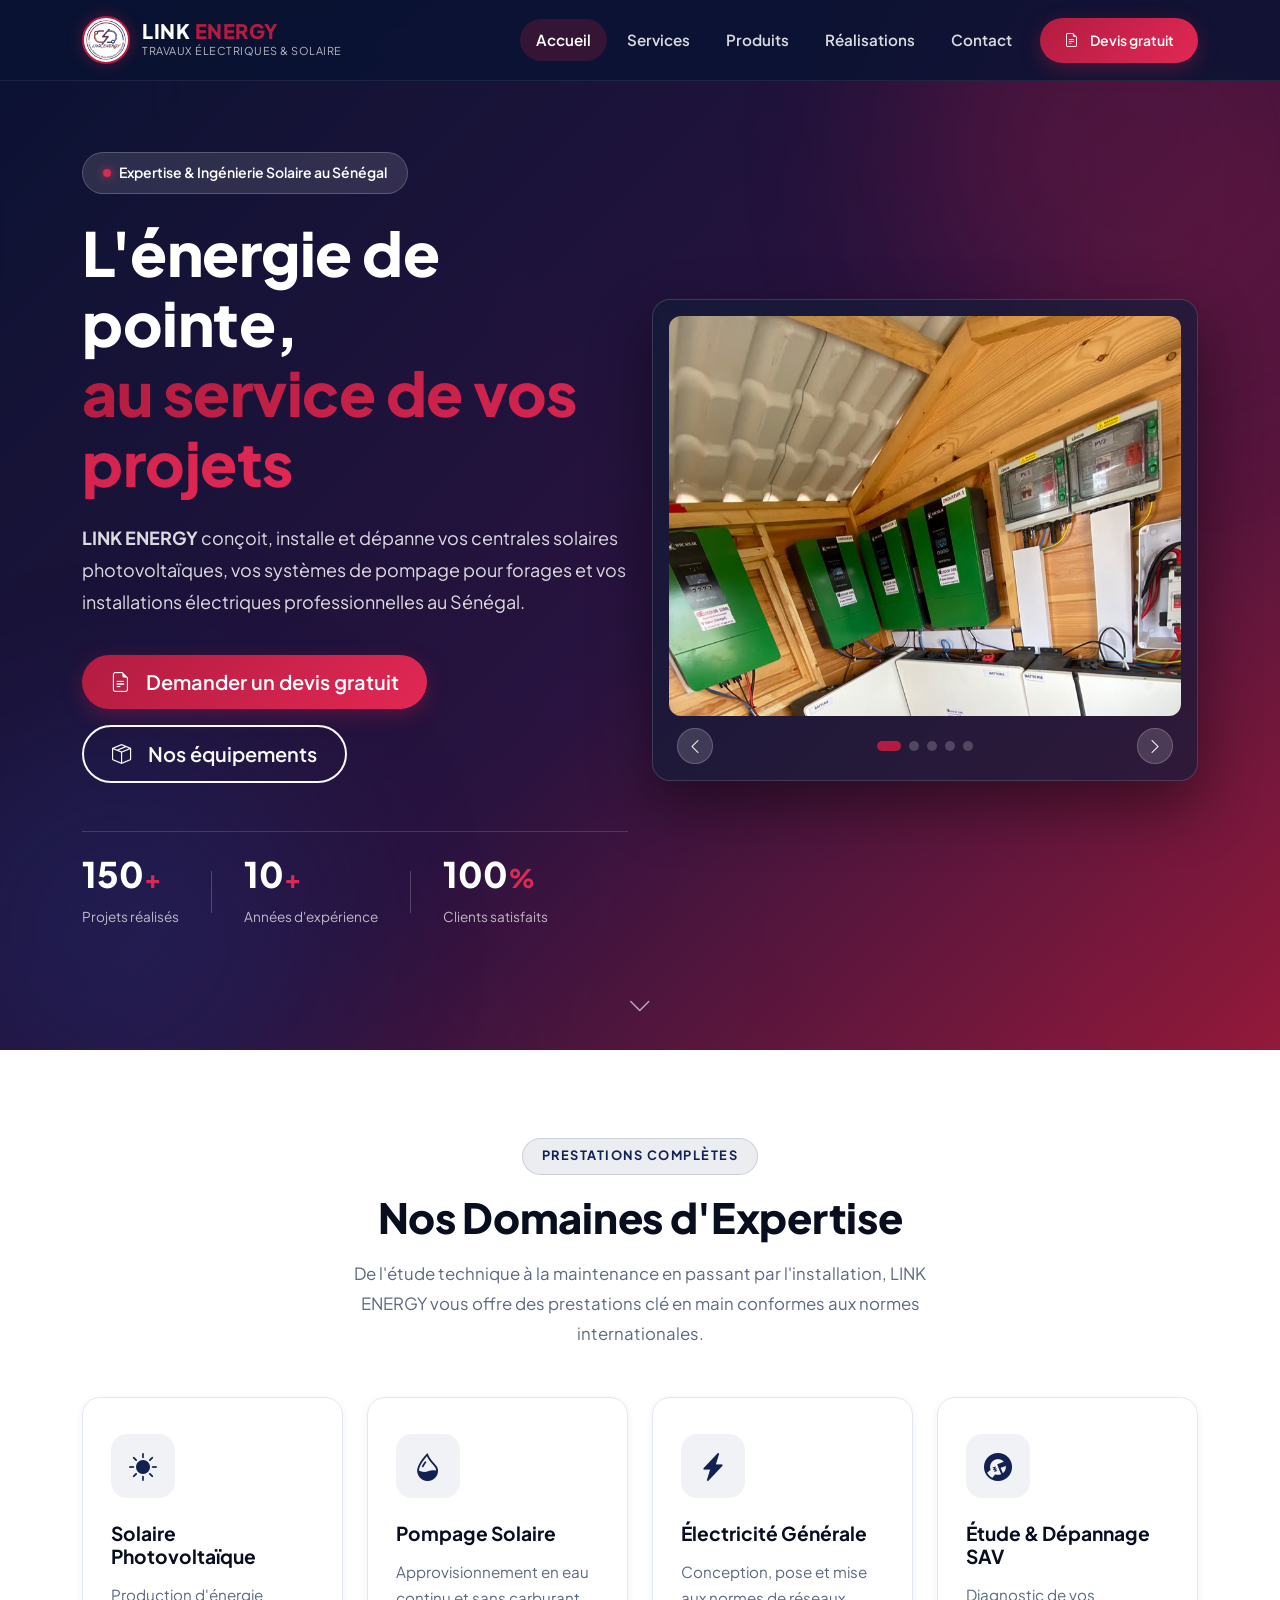
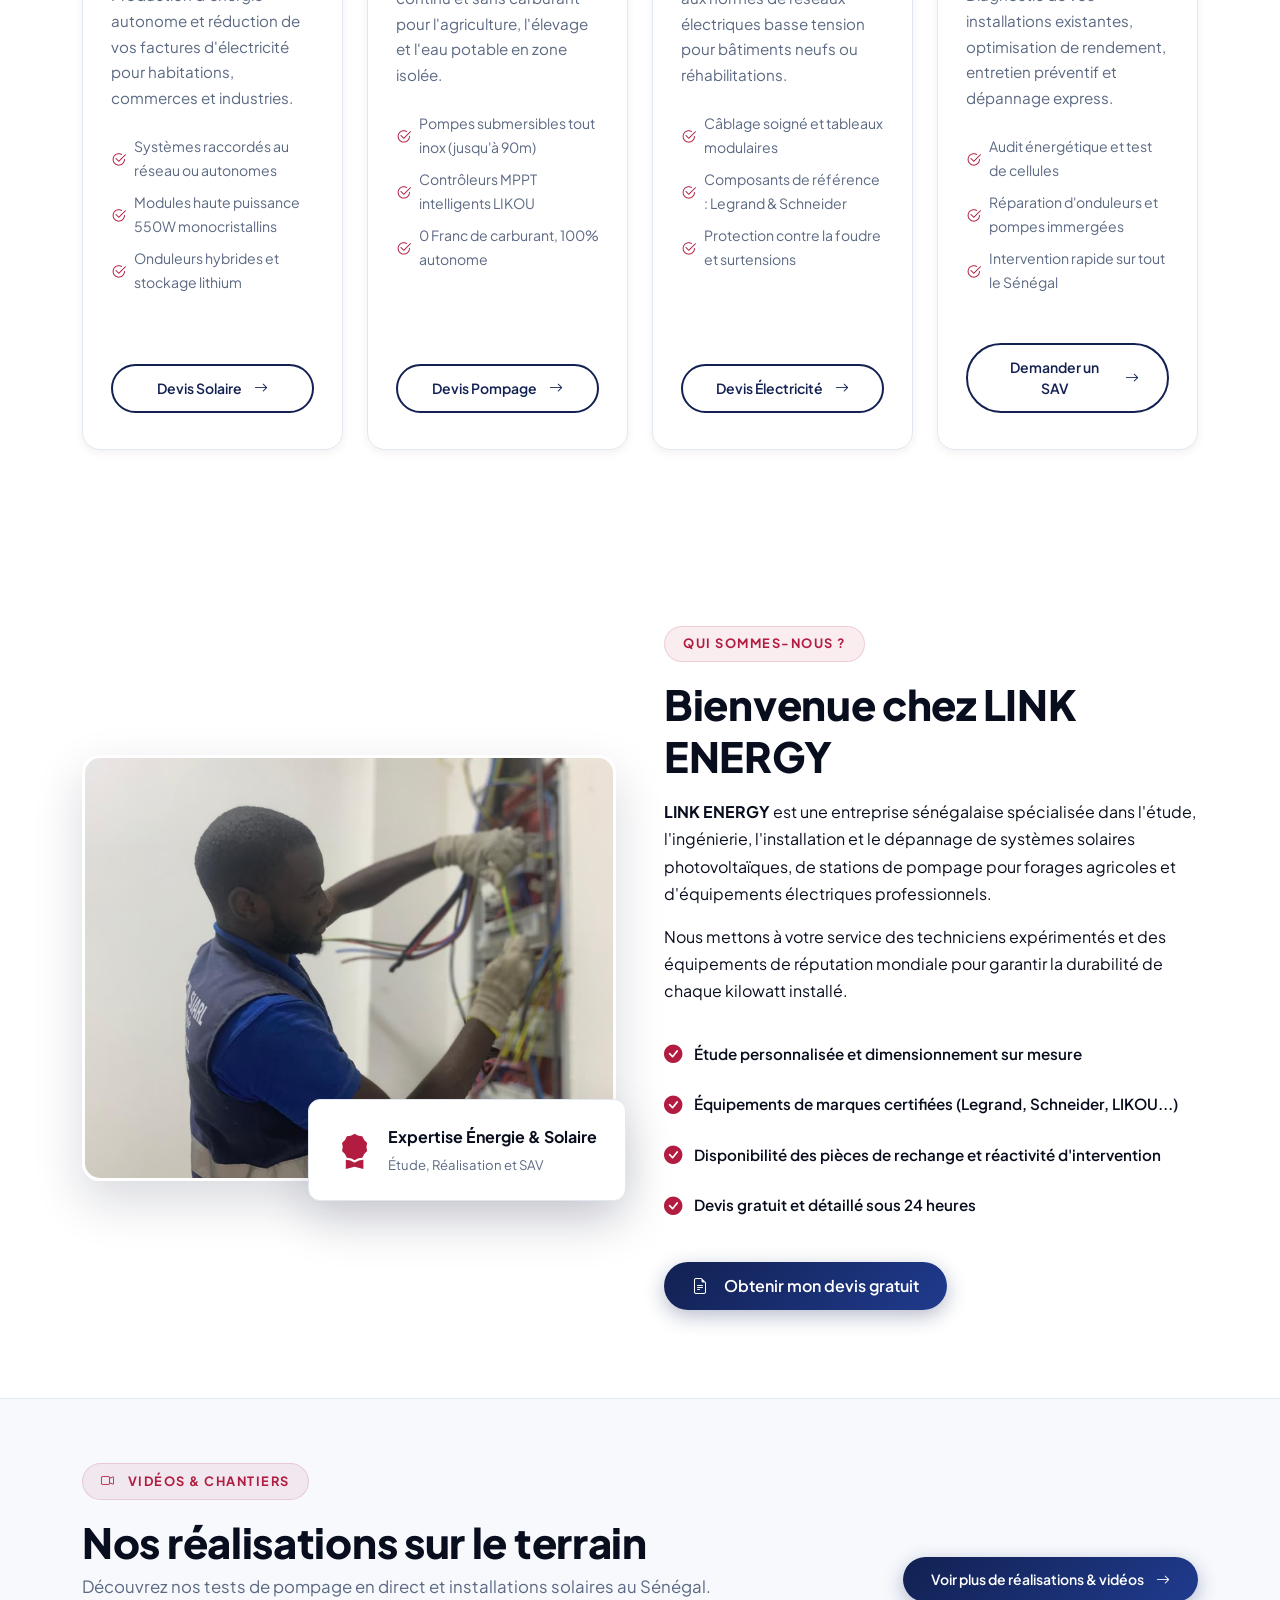
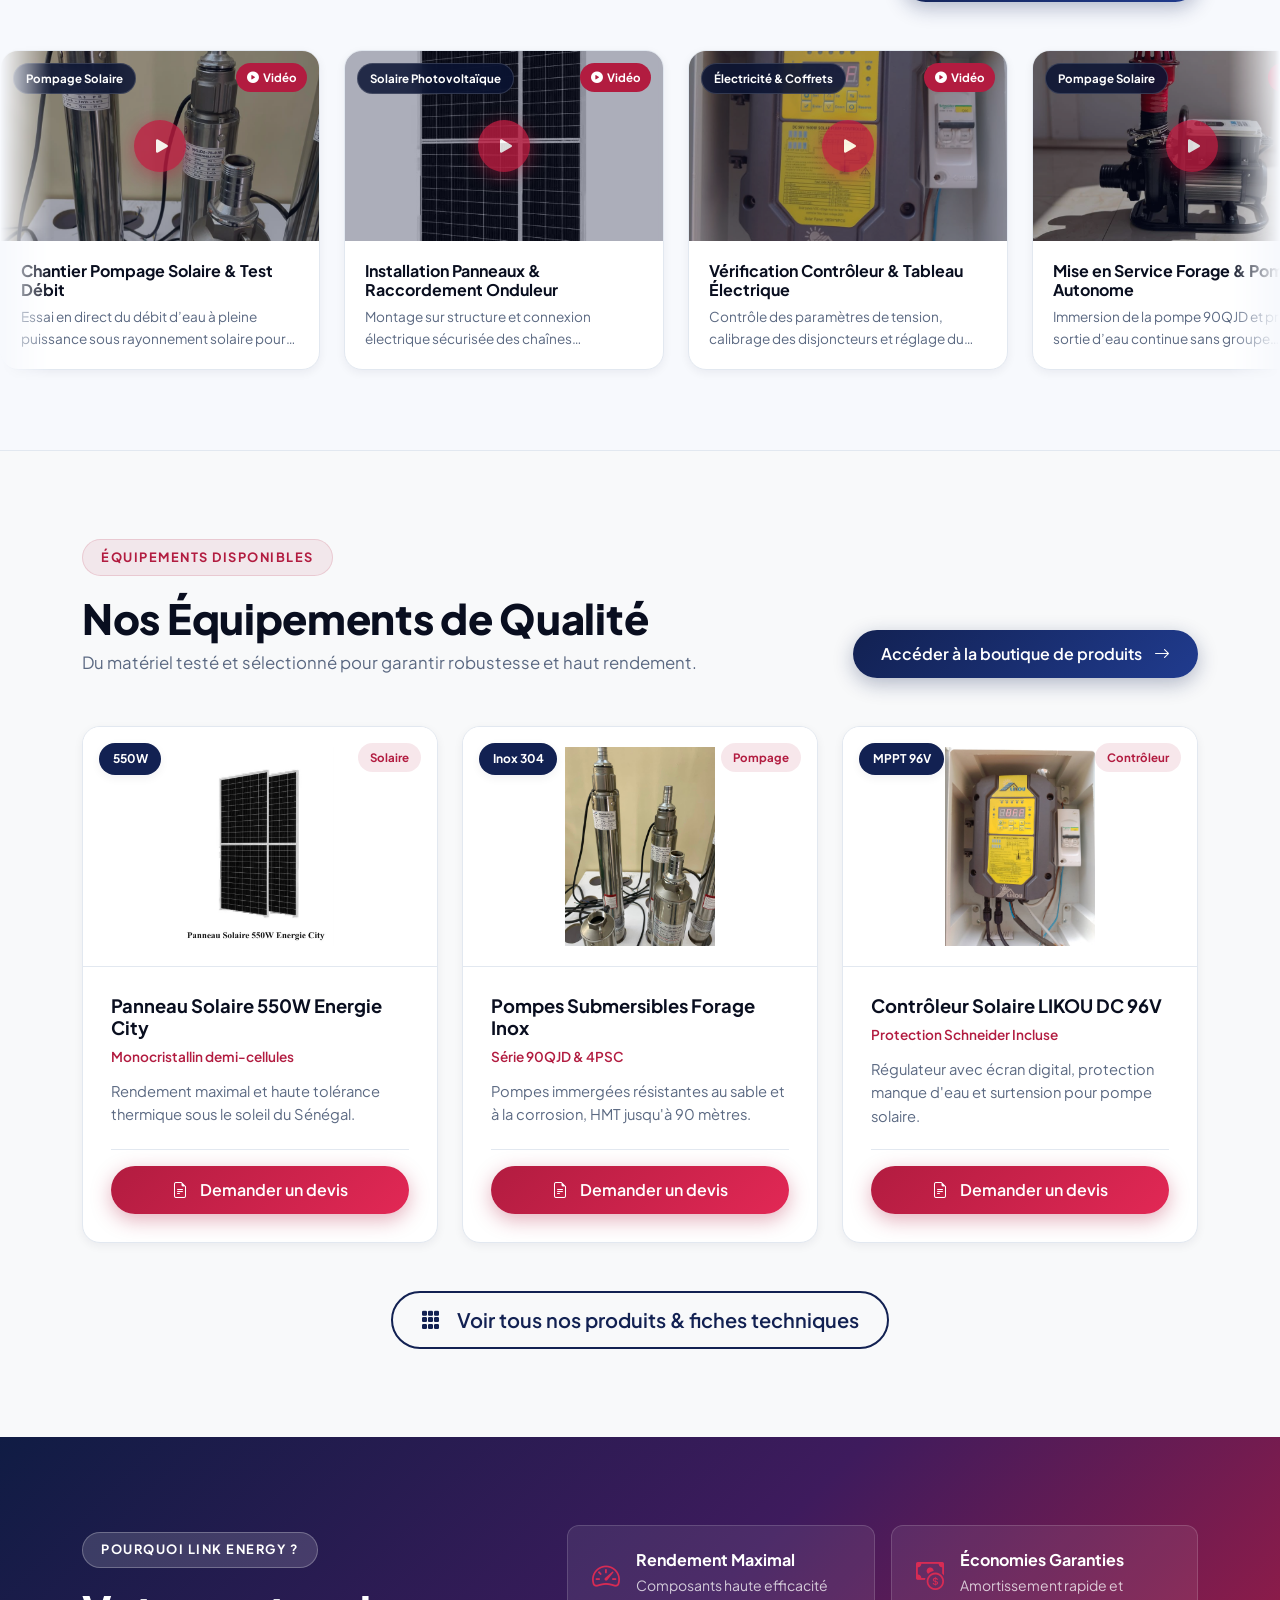
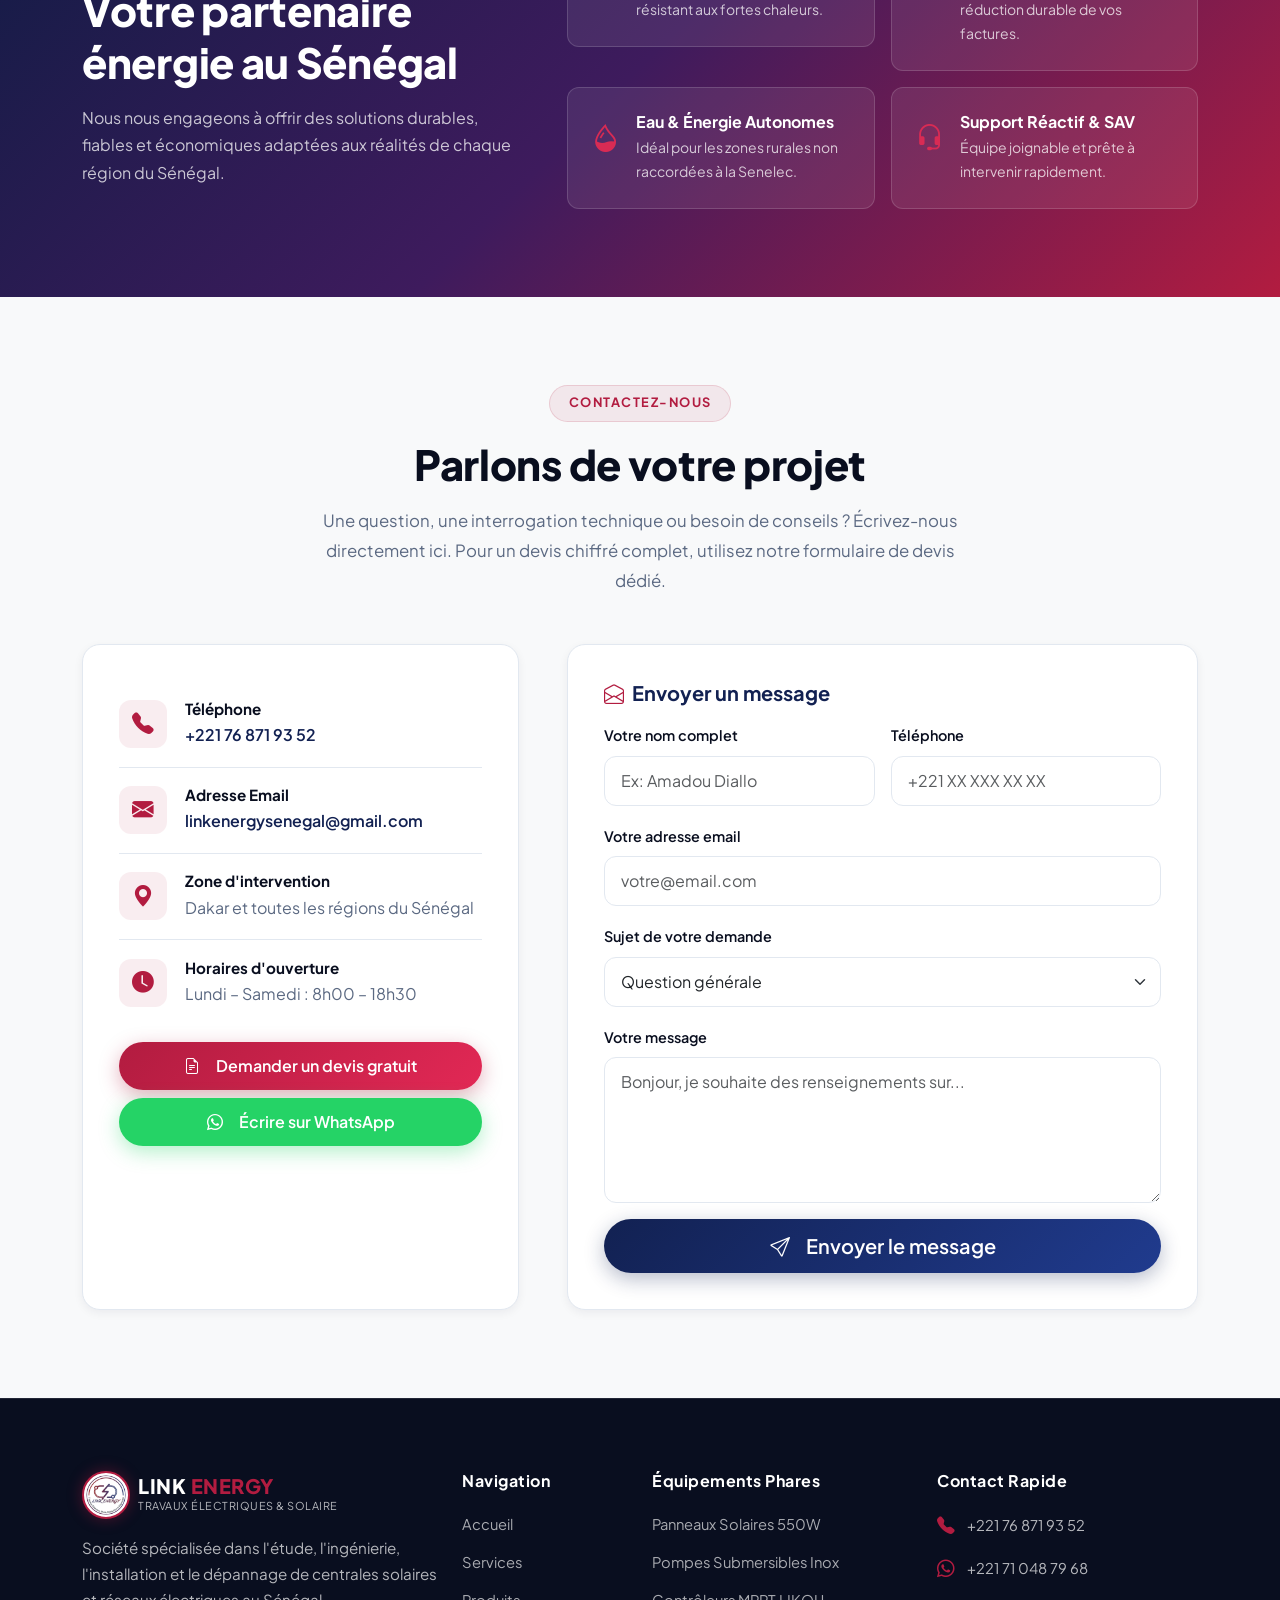
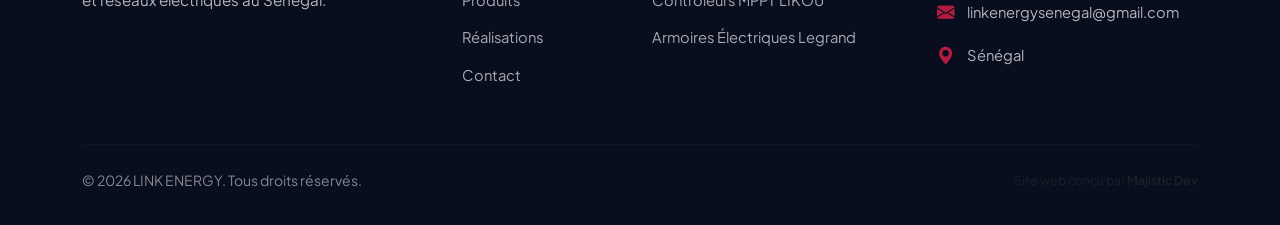
<file: index.html>
<!DOCTYPE html>
<html lang="fr">
<head>
    <meta charset="UTF-8">
    <meta name="viewport" content="width=device-width, initial-scale=1.0">
    <meta name="description" content="LINK ENERGY — Travaux Électriques, Étude, Réalisation et Dépannage. Expert en énergie solaire photovoltaïque, pompage pour forages et électricité générale au Sénégal.">
    <title>LINK ENERGY — Solutions Solaires & Électriques au Sénégal</title>
    <link rel="icon" type="image/jpeg" href="assets/images/logo.jpeg">
    <link href="https://cdn.jsdelivr.net/npm/bootstrap@5.3.3/dist/css/bootstrap.min.css" rel="stylesheet">
    <link href="https://cdn.jsdelivr.net/npm/bootstrap-icons@1.11.3/font/bootstrap-icons.min.css" rel="stylesheet">
    <link rel="preconnect" href="https://fonts.googleapis.com">
    <link rel="preconnect" href="https://fonts.gstatic.com" crossorigin>
    <link href="https://fonts.googleapis.com/css2?family=Plus+Jakarta+Sans:wght@400;500;600;700;800&display=swap" rel="stylesheet">
    <link rel="stylesheet" href="css/style.css">
</head>
<body>

    <!-- NAVBAR -->
    <nav class="navbar navbar-expand-lg fixed-top" id="mainNavbar">
        <div class="container">
            <a class="navbar-brand" href="index.html">
                <img src="assets/images/logo.jpeg" alt="Logo LINK ENERGY" class="brand-logo-img">
                <div class="brand-info">
                    <span class="brand-text">LINK <span class="text-accent">ENERGY</span></span>
                    <span class="brand-tagline">Travaux Électriques & Solaire</span>
                </div>
            </a>
            <button class="navbar-toggler border-0" type="button" data-bs-toggle="collapse" data-bs-target="#navbarNav" aria-label="Menu de navigation">
                <span class="navbar-toggler-icon"></span>
            </button>
            <div class="collapse navbar-collapse" id="navbarNav">
                <ul class="navbar-nav ms-auto align-items-lg-center gap-lg-1">
                    <li class="nav-item"><a class="nav-link active" href="#accueil">Accueil</a></li>
                    <li class="nav-item"><a class="nav-link" href="#services">Services</a></li>
                    <li class="nav-item"><a class="nav-link" href="produits.html">Produits</a></li>
                    <li class="nav-item"><a class="nav-link" href="realisations.html">Réalisations</a></li>
                    <li class="nav-item"><a class="nav-link" href="#contact">Contact</a></li>
                    <li class="nav-item ms-lg-2">
                        <!-- Ce bouton ouvre directement la modale dédiée devis -->
                        <button type="button" class="btn btn-accent btn-sm px-4" data-bs-toggle="modal" data-bs-target="#devisModal">
                            <i class="bi bi-file-earmark-text me-1"></i>Devis gratuit
                        </button>
                    </li>
                </ul>
            </div>
        </div>
    </nav>

    <!-- HERO SECTION AVEC SLIDER D'IMAGES -->
    <section id="accueil" class="hero-section">
        <!-- Fond d'écran avec carrousel synchronisé (injecté depuis SITE_DATA.heroSlides) -->
        <div class="hero-slider-bg">
            <div id="heroBgCarousel" class="carousel slide carousel-fade" data-bs-ride="carousel" data-bs-interval="5000">
                <div class="carousel-inner" id="heroBgInner">
                    <!-- Injecté dynamiquement par main.js -->
                </div>
            </div>
        </div>

        <div class="hero-overlay"></div>
        <div class="hero-shapes">
            <div class="shape shape-1"></div>
            <div class="shape shape-2"></div>
        </div>

        <div class="container hero-content">
            <div class="row align-items-center min-vh-100 py-5">
                <!-- Colonne texte hero -->
                <div class="col-lg-6 mb-5 mb-lg-0">
                    <div class="hero-badge fade-up">
                        <span class="badge-dot"></span>
                        <span>Expertise & Ingénierie Solaire au Sénégal</span>
                    </div>
                    <h1 class="hero-title fade-up delay-1">
                        L'énergie de pointe,<br>
                        <span class="text-gradient">au service de vos projets</span>
                    </h1>
                    <p class="hero-subtitle fade-up delay-2">
                        <strong>LINK ENERGY</strong> conçoit, installe et dépanne vos centrales solaires photovoltaïques, vos systèmes de pompage pour forages et vos installations électriques professionnelles au Sénégal.
                    </p>

                    <div class="hero-actions fade-up delay-3">
                        <!-- Ce bouton ouvre directement la modale devis -->
                        <button type="button" class="btn btn-accent btn-lg" data-bs-toggle="modal" data-bs-target="#devisModal">
                            <i class="bi bi-file-earmark-text me-2"></i>Demander un devis gratuit
                        </button>
                        <a href="produits.html" class="btn btn-outline-light btn-lg">
                            <i class="bi bi-box-seam me-2"></i>Nos équipements
                        </a>
                    </div>

                    <div class="hero-stats fade-up delay-4">
                        <div class="stat-item">
                            <strong data-count="150">0</strong><span>+</span>
                            <small>Projets réalisés</small>
                        </div>
                        <div class="stat-divider"></div>
                        <div class="stat-item">
                            <strong data-count="10">0</strong><span>+</span>
                            <small>Années d'expérience</small>
                        </div>
                        <div class="stat-divider"></div>
                        <div class="stat-item">
                            <strong data-count="100">0</strong><span>%</span>
                            <small>Clients satisfaits</small>
                        </div>
                    </div>
                </div>

                <!-- Colonne slider d'images Hero interactif -->
                <div class="col-lg-6 fade-up delay-2">
                    <div class="hero-slider-card">
                        <div id="heroCarousel" class="carousel slide carousel-fade" data-bs-ride="carousel" data-bs-interval="5000">
                            <!-- Slides et indicateurs injectés dynamiquement par main.js depuis SITE_DATA.heroSlides -->
                            <div class="carousel-inner hero-slider-preview" id="heroCarouselInner">
                            </div>

                            <!-- Commandes de navigation -->
                            <div class="hero-carousel-nav">
                                <button class="hero-nav-arrow" type="button" data-bs-target="#heroCarousel" data-bs-slide="prev" aria-label="Précédent">
                                    <i class="bi bi-chevron-left"></i>
                                </button>
                                <div class="carousel-indicators" id="heroIndicators">
                                    <!-- Injecté dynamiquement -->
                                </div>
                                <button class="hero-nav-arrow" type="button" data-bs-target="#heroCarousel" data-bs-slide="next" aria-label="Suivant">
                                    <i class="bi bi-chevron-right"></i>
                                </button>
                            </div>
                        </div>
                    </div>
                </div>
            </div>
        </div>

        <a href="#realisations-scroll" class="scroll-indicator" aria-label="Défiler vers les réalisations">
            <i class="bi bi-chevron-down"></i>
        </a>
    </section>

    <!-- SECTION SERVICES DÉTAILLÉE (STRUCTURÉE SUR L'ACCUEIL) -->
    <section id="services" class="section-padding bg-white">
        <div class="container">
            <div class="section-header text-center mb-5 fade-in">
                <span class="section-tag section-tag-navy">Prestations Complètes</span>
                <h2 class="section-title">Nos Domaines d'Expertise</h2>
                <p class="section-desc mx-auto">
                    De l'étude technique à la maintenance en passant par l'installation, LINK ENERGY vous offre des prestations clé en main conformes aux normes internationales.
                </p>
            </div>

            <div class="row g-4">
                <!-- Service 1 : Solaire Photovoltaïque -->
                <div class="col-md-6 col-lg-3 fade-in">
                    <div class="service-card h-100 d-flex flex-column">
                        <div class="service-icon"><i class="bi bi-sun-fill"></i></div>
                        <h5>Solaire Photovoltaïque</h5>
                        <p>Production d'énergie autonome et réduction de vos factures d'électricité pour habitations, commerces et industries.</p>
                        <ul class="service-features">
                            <li><i class="bi bi-check2-circle"></i> Systèmes raccordés au réseau ou autonomes</li>
                            <li><i class="bi bi-check2-circle"></i> Modules haute puissance 550W monocristallins</li>
                            <li><i class="bi bi-check2-circle"></i> Onduleurs hybrides et stockage lithium</li>
                        </ul>
                        <div class="mt-auto pt-3">
                            <button type="button" class="btn btn-sm btn-outline-primary-custom w-100" data-bs-toggle="modal" data-bs-target="#devisModal" onclick="openDevisModalWithProduct('Centrale Solaire Photovoltaïque', 'solaire')">
                                Devis Solaire <i class="bi bi-arrow-right ms-1"></i>
                            </button>
                        </div>
                    </div>
                </div>

                <!-- Service 2 : Pompage Solaire -->
                <div class="col-md-6 col-lg-3 fade-in">
                    <div class="service-card h-100 d-flex flex-column">
                        <div class="service-icon"><i class="bi bi-droplet-half"></i></div>
                        <h5>Pompage Solaire</h5>
                        <p>Approvisionnement en eau continu et sans carburant pour l'agriculture, l'élevage et l'eau potable en zone isolée.</p>
                        <ul class="service-features">
                            <li><i class="bi bi-check2-circle"></i> Pompes submersibles tout inox (jusqu'à 90m)</li>
                            <li><i class="bi bi-check2-circle"></i> Contrôleurs MPPT intelligents LIKOU</li>
                            <li><i class="bi bi-check2-circle"></i> 0 Franc de carburant, 100% autonome</li>
                        </ul>
                        <div class="mt-auto pt-3">
                            <button type="button" class="btn btn-sm btn-outline-primary-custom w-100" data-bs-toggle="modal" data-bs-target="#devisModal" onclick="openDevisModalWithProduct('Système de Pompage Solaire', 'pompage')">
                                Devis Pompage <i class="bi bi-arrow-right ms-1"></i>
                            </button>
                        </div>
                    </div>
                </div>

                <!-- Service 3 : Électricité Générale -->
                <div class="col-md-6 col-lg-3 fade-in">
                    <div class="service-card h-100 d-flex flex-column">
                        <div class="service-icon"><i class="bi bi-lightning-charge-fill"></i></div>
                        <h5>Électricité Générale</h5>
                        <p>Conception, pose et mise aux normes de réseaux électriques basse tension pour bâtiments neufs ou réhabilitations.</p>
                        <ul class="service-features">
                            <li><i class="bi bi-check2-circle"></i> Câblage soigné et tableaux modulaires</li>
                            <li><i class="bi bi-check2-circle"></i> Composants de référence : Legrand & Schneider</li>
                            <li><i class="bi bi-check2-circle"></i> Protection contre la foudre et surtensions</li>
                        </ul>
                        <div class="mt-auto pt-3">
                            <button type="button" class="btn btn-sm btn-outline-primary-custom w-100" data-bs-toggle="modal" data-bs-target="#devisModal" onclick="openDevisModalWithProduct('Installation Électrique Générale', 'controleurs')">
                                Devis Électricité <i class="bi bi-arrow-right ms-1"></i>
                            </button>
                        </div>
                    </div>
                </div>

                <!-- Service 4 : Dépannage & Maintenance SAV -->
                <div class="col-md-6 col-lg-3 fade-in">
                    <div class="service-card h-100 d-flex flex-column">
                        <div class="service-icon"><i class="bi bi-wrench-adjustable-circle-fill"></i></div>
                        <h5>Étude & Dépannage SAV</h5>
                        <p>Diagnostic de vos installations existantes, optimisation de rendement, entretien préventif et dépannage express.</p>
                        <ul class="service-features">
                            <li><i class="bi bi-check2-circle"></i> Audit énergétique et test de cellules</li>
                            <li><i class="bi bi-check2-circle"></i> Réparation d'onduleurs et pompes immergées</li>
                            <li><i class="bi bi-check2-circle"></i> Intervention rapide sur tout le Sénégal</li>
                        </ul>
                        <div class="mt-auto pt-3">
                            <button type="button" class="btn btn-sm btn-outline-primary-custom w-100" data-bs-toggle="modal" data-bs-target="#devisModal" onclick="openDevisModalWithProduct('Maintenance & Dépannage SAV', 'autre')">
                                Demander un SAV <i class="bi bi-arrow-right ms-1"></i>
                            </button>
                        </div>
                    </div>
                </div>
            </div>
        </div>
    </section>

    <!-- SECTION À PROPOS -->
    <section id="apropos" class="section-padding bg-white">
        <div class="container">
            <div class="row align-items-center g-5">
                <div class="col-lg-6 fade-in">
                    <div class="about-visual">
                        <div class="about-img-wrapper">
                            <img src="assets/images/4.jpeg" alt="Installations solaires LINK ENERGY" class="about-img">
                        </div>
                        <div class="about-badge">
                            <i class="bi bi-award-fill"></i>
                            <div>
                                <strong>Expertise Énergie & Solaire</strong>
                                <span>Étude, Réalisation et SAV</span>
                            </div>
                        </div>
                    </div>
                </div>
                <div class="col-lg-6 fade-in">
                    <span class="section-tag">Qui Sommes-Nous ?</span>
                    <h2 class="section-title">Bienvenue chez LINK ENERGY</h2>
                    <p class="about-text">
                        <strong>LINK ENERGY</strong> est une entreprise sénégalaise spécialisée dans l'étude, l'ingénierie, l'installation et le dépannage de systèmes solaires photovoltaïques, de stations de pompage pour forages agricoles et d'équipements électriques professionnels.
                    </p>
                    <p class="about-text">
                        Nous mettons à votre service des techniciens expérimentés et des équipements de réputation mondiale pour garantir la durabilité de chaque kilowatt installé.
                    </p>
                    <ul class="about-features">
                        <li><i class="bi bi-check-circle-fill"></i> Étude personnalisée et dimensionnement sur mesure</li>
                        <li><i class="bi bi-check-circle-fill"></i> Équipements de marques certifiées (Legrand, Schneider, LIKOU...)</li>
                        <li><i class="bi bi-check-circle-fill"></i> Disponibilité des pièces de rechange et réactivité d'intervention</li>
                        <li><i class="bi bi-check-circle-fill"></i> Devis gratuit et détaillé sous 24 heures</li>
                    </ul>
                    <!-- Bouton ouvrant directement la modal devis -->
                    <button type="button" class="btn btn-primary-custom mt-2" data-bs-toggle="modal" data-bs-target="#devisModal">
                        <i class="bi bi-file-earmark-text me-2"></i>Obtenir mon devis gratuit
                    </button>
                </div>
            </div>
        </div>
    </section>
    <!-- RÉALISATIONS : DÉFILEMENT CONTINU DE GAUCHE À DROITE -->
    <section id="realisations-scroll" class="realisations-marquee-section">
        <div class="container-fluid px-0">
            <div class="marquee-header container">
                <div class="d-flex flex-column flex-md-row justify-content-between align-items-md-end gap-3">
                    <div>
                        <span class="section-tag"><i class="bi bi-camera-video me-1"></i>Vidéos & Chantiers</span>
                        <h2 class="section-title mb-1">Nos réalisations sur le terrain</h2>
                        <p class="section-desc mb-0">Découvrez nos tests de pompage en direct et installations solaires au Sénégal.</p>
                    </div>
                    <div>
                        <a href="realisations.html" class="btn btn-primary-custom btn-sm">
                            Voir plus de réalisations & vidéos <i class="bi bi-arrow-right ms-1"></i>
                        </a>
                    </div>
                </div>
            </div>

            <!-- Bande de défilement horizontal animé de GAUCHE À DROITE -->
            <div class="marquee-wrapper">
                <div class="marquee-track" id="realisationsMarquee">
                    <!-- Injecté dynamiquement par js/main.js depuis SITE_DATA.realisations -->
                </div>
            </div>
        </div>
    </section>

    <!-- SECTION APERÇU DES PRODUITS PHARES -->
    <section class="section-padding bg-light">
        <div class="container">
            <div class="d-flex flex-column flex-md-row justify-content-between align-items-md-end mb-5 fade-in gap-3">
                <div>
                    <span class="section-tag">Équipements Disponibles</span>
                    <h2 class="section-title mb-1">Nos Équipements de Qualité</h2>
                    <p class="section-desc mb-0">Du matériel testé et sélectionné pour garantir robustesse et haut rendement.</p>
                </div>
                <div>
                    <a href="produits.html" class="btn btn-primary-custom">
                        Accéder à la boutique de produits <i class="bi bi-arrow-right ms-1"></i>
                    </a>
                </div>
            </div>

            <div class="row g-4">
                <!-- Panneau 550W -->
                <div class="col-md-6 col-lg-4 fade-in">
                    <div class="product-card h-100">
                        <div class="product-img-wrapper">
                            <img src="assets/images/paneau solaire.jpeg" alt="Panneau Solaire 550W Energie City">
                            <span class="product-badge">550W</span>
                            <span class="product-cat-tag">Solaire</span>
                        </div>
                        <div class="product-body">
                            <h5>Panneau Solaire 550W Energie City</h5>
                            <div class="product-subtitle">Monocristallin demi-cellules</div>
                            <p>Rendement maximal et haute tolérance thermique sous le soleil du Sénégal.</p>
                            <div class="product-footer">
                                <button type="button" class="btn btn-accent w-100" data-bs-toggle="modal" data-bs-target="#devisModal" onclick="openDevisModalWithProduct('Panneau Solaire 550W Energie City', 'solaire')">
                                    <i class="bi bi-file-earmark-text me-1"></i>Demander un devis
                                </button>
                            </div>
                        </div>
                    </div>
                </div>

                <!-- Pompe Immergée -->
                <div class="col-md-6 col-lg-4 fade-in">
                    <div class="product-card h-100">
                        <div class="product-img-wrapper">
                            <img src="assets/images/pompe immergée.jpeg" alt="Pompe Solaire Submersible Inox">
                            <span class="product-badge">Inox 304</span>
                            <span class="product-cat-tag">Pompage</span>
                        </div>
                        <div class="product-body">
                            <h5>Pompes Submersibles Forage Inox</h5>
                            <div class="product-subtitle">Série 90QJD & 4PSC</div>
                            <p>Pompes immergées résistantes au sable et à la corrosion, HMT jusqu'à 90 mètres.</p>
                            <div class="product-footer">
                                <button type="button" class="btn btn-accent w-100" data-bs-toggle="modal" data-bs-target="#devisModal" onclick="openDevisModalWithProduct('Pompe Solaire Submersible Inox', 'pompage')">
                                    <i class="bi bi-file-earmark-text me-1"></i>Demander un devis
                                </button>
                            </div>
                        </div>
                    </div>
                </div>

                <!-- Contrôleur MPPT -->
                <div class="col-md-6 col-lg-4 fade-in">
                    <div class="product-card h-100">
                        <div class="product-img-wrapper">
                            <img src="assets/images/controller.jpeg" alt="Contrôleur Solaire LIKOU">
                            <span class="product-badge">MPPT 96V</span>
                            <span class="product-cat-tag">Contrôleur</span>
                        </div>
                        <div class="product-body">
                            <h5>Contrôleur Solaire LIKOU DC 96V</h5>
                            <div class="product-subtitle">Protection Schneider Incluse</div>
                            <p>Régulateur avec écran digital, protection manque d'eau et surtension pour pompe solaire.</p>
                            <div class="product-footer">
                                <button type="button" class="btn btn-accent w-100" data-bs-toggle="modal" data-bs-target="#devisModal" onclick="openDevisModalWithProduct('Contrôleur Solaire LIKOU DC 96V', 'controleurs')">
                                    <i class="bi bi-file-earmark-text me-1"></i>Demander un devis
                                </button>
                            </div>
                        </div>
                    </div>
                </div>
            </div>

            <div class="text-center mt-5 fade-in">
                <a href="produits.html" class="btn btn-outline-primary-custom btn-lg">
                    <i class="bi bi-grid-3x3-gap-fill me-2"></i>Voir tous nos produits & fiches techniques
                </a>
            </div>
        </div>
    </section>

    <!-- SECTION POURQUOI CHOISIR LINK ENERGY -->
    <section id="avantages" class="section-padding bg-brand-gradient text-white">
        <div class="container">
            <div class="row align-items-center g-5">
                <div class="col-lg-5 fade-in">
                    <span class="section-tag section-tag-light">Pourquoi LINK ENERGY ?</span>
                    <h2 class="section-title text-white">Votre partenaire énergie au Sénégal</h2>
                    <p class="opacity-75">
                        Nous nous engageons à offrir des solutions durables, fiables et économiques adaptées aux réalités de chaque région du Sénégal.
                    </p>
                </div>
                <div class="col-lg-7 fade-in">
                    <div class="row g-3">
                        <div class="col-sm-6">
                            <div class="advantage-item">
                                <i class="bi bi-speedometer2"></i>
                                <div>
                                    <h6>Rendement Maximal</h6>
                                    <p class="mb-0 small opacity-75">Composants haute efficacité résistant aux fortes chaleurs.</p>
                                </div>
                            </div>
                        </div>
                        <div class="col-sm-6">
                            <div class="advantage-item">
                                <i class="bi bi-cash-coin"></i>
                                <div>
                                    <h6>Économies Garanties</h6>
                                    <p class="mb-0 small opacity-75">Amortissement rapide et réduction durable de vos factures.</p>
                                </div>
                            </div>
                        </div>
                        <div class="col-sm-6">
                            <div class="advantage-item">
                                <i class="bi bi-droplet-half"></i>
                                <div>
                                    <h6>Eau & Énergie Autonomes</h6>
                                    <p class="mb-0 small opacity-75">Idéal pour les zones rurales non raccordées à la Senelec.</p>
                                </div>
                            </div>
                        </div>
                        <div class="col-sm-6">
                            <div class="advantage-item">
                                <i class="bi bi-headset"></i>
                                <div>
                                    <h6>Support Réactif & SAV</h6>
                                    <p class="mb-0 small opacity-75">Équipe joignable et prête à intervenir rapidement.</p>
                                </div>
                            </div>
                        </div>
                    </div>
                </div>
            </div>
        </div>
    </section>

    <!-- SECTION CONTACT (DISTINCTE DU DEVIS) -->
    <section id="contact" class="section-padding bg-light">
        <div class="container">
            <div class="section-header text-center mb-5 fade-in">
                <span class="section-tag">Contactez-Nous</span>
                <h2 class="section-title">Parlons de votre projet</h2>
                <p class="section-desc mx-auto">
                    Une question, une interrogation technique ou besoin de conseils ? Écrivez-nous directement ici. Pour un devis chiffré complet, utilisez notre formulaire de devis dédié.
                </p>
            </div>

            <div class="row g-5">
                <div class="col-lg-5 fade-in">
                    <div class="contact-info-card">
                        <div class="contact-item">
                            <div class="contact-icon"><i class="bi bi-telephone-fill"></i></div>
                            <div>
                                <h6>Téléphone</h6>
                                <a href="tel:+221768719352">+221 76 871 93 52</a>
                            </div>
                        </div>
                        <div class="contact-item">
                            <div class="contact-icon"><i class="bi bi-envelope-fill"></i></div>
                            <div>
                                <h6>Adresse Email</h6>
                                <a href="mailto:linkenergysenegal@gmail.com">linkenergysenegal@gmail.com</a>
                            </div>
                        </div>
                        <div class="contact-item">
                            <div class="contact-icon"><i class="bi bi-geo-alt-fill"></i></div>
                            <div>
                                <h6>Zone d'intervention</h6>
                                <p class="mb-0">Dakar et toutes les régions du Sénégal</p>
                            </div>
                        </div>
                        <div class="contact-item">
                            <div class="contact-icon"><i class="bi bi-clock-fill"></i></div>
                            <div>
                                <h6>Horaires d'ouverture</h6>
                                <p class="mb-0">Lundi – Samedi : 8h00 – 18h30</p>
                            </div>
                        </div>

                        <!-- Bouton ouvrant la modal devis -->
                        <button type="button" class="btn btn-accent w-100 mt-3" data-bs-toggle="modal" data-bs-target="#devisModal">
                            <i class="bi bi-file-earmark-text me-2"></i>Demander un devis gratuit
                        </button>
                        <a href="https://wa.me/221710487968?text=Bonjour%20LINK%20ENERGY,%20je%20souhaite%20des%20informations" target="_blank" rel="noopener" class="btn btn-whatsapp w-100 mt-2">
                            <i class="bi bi-whatsapp me-2"></i>Écrire sur WhatsApp
                        </a>
                    </div>
                </div>

                <div class="col-lg-7 fade-in">
                    <!-- Formulaire de contact pour poser une question -->
                    <form class="contact-form" id="contactForm" novalidate>
                        <h5 class="fw-bold mb-3 text-navy"><i class="bi bi-envelope-open me-2 text-accent"></i>Envoyer un message</h5>
                        <div class="row g-3">
                            <div class="col-md-6">
                                <label for="nom" class="form-label">Votre nom complet</label>
                                <input type="text" class="form-control" id="nom" placeholder="Ex: Amadou Diallo" required>
                                <div class="invalid-feedback">Veuillez indiquer votre nom.</div>
                            </div>
                            <div class="col-md-6">
                                <label for="telephone" class="form-label">Téléphone</label>
                                <input type="tel" class="form-control" id="telephone" placeholder="+221 XX XXX XX XX">
                            </div>
                            <div class="col-12">
                                <label for="email" class="form-label">Votre adresse email</label>
                                <input type="email" class="form-control" id="email" placeholder="votre@email.com" required>
                                <div class="invalid-feedback">Veuillez indiquer une adresse email valide.</div>
                            </div>
                            <div class="col-12">
                                <label for="sujet" class="form-label">Sujet de votre demande</label>
                                <select class="form-select" id="sujet">
                                    <option value="Question générale">Question générale</option>
                                    <option value="Information équipements">Renseignements sur les produits</option>
                                    <option value="Projet solaire">Projet solaire photovoltaïque</option>
                                    <option value="Projet pompage">Pompage pour forage agricole</option>
                                    <option value="Électricité & Armoire">Électricité & Câblage</option>
                                    <option value="Dépannage & SAV">Demande de dépannage / SAV</option>
                                </select>
                            </div>
                            <div class="col-12">
                                <label for="message" class="form-label">Votre message</label>
                                <textarea class="form-control" id="message" rows="5" placeholder="Bonjour, je souhaite des renseignements sur..." required></textarea>
                                <div class="invalid-feedback">Veuillez rédiger votre message.</div>
                            </div>
                            <div class="col-12">
                                <button type="submit" class="btn btn-primary-custom btn-lg w-100">
                                    <i class="bi bi-send me-2"></i>Envoyer le message
                                </button>
                            </div>
                        </div>
                        <div class="form-success d-none mt-3" id="formSuccess">
                            <i class="bi bi-check-circle-fill fs-4 flex-shrink-0"></i>
                            <div>
                                <strong>Message envoyé avec succès !</strong>
                                <p class="mb-0 small">Nous vous répondrons dans les plus brefs délais.</p>
                            </div>
                        </div>
                    </form>
                </div>
            </div>
        </div>
    </section>

    <!-- FOOTER -->
    <footer class="site-footer">
        <div class="container">
            <div class="row g-4">
                <div class="col-lg-4">
                    <a class="navbar-brand d-flex align-items-center gap-2 mb-3" href="index.html">
                        <img src="assets/images/logo.jpeg" alt="Logo LINK ENERGY" class="brand-logo-img">
                        <div class="brand-info">
                            <span class="brand-text text-white">LINK <span class="text-accent">ENERGY</span></span>
                            <span class="brand-tagline">Travaux Électriques & Solaire</span>
                        </div>
                    </a>
                    <p class="footer-desc">
                        Société spécialisée dans l'étude, l'ingénierie, l'installation et le dépannage de centrales solaires et réseaux électriques au Sénégal.
                    </p>
                </div>
                <div class="col-6 col-lg-2">
                    <h6 class="footer-title">Navigation</h6>
                    <ul class="footer-links">
                        <li><a href="#accueil">Accueil</a></li>
                        <li><a href="#services">Services</a></li>
                        <li><a href="produits.html">Produits</a></li>
                        <li><a href="realisations.html">Réalisations</a></li>
                        <li><a href="#contact">Contact</a></li>
                    </ul>
                </div>
                <div class="col-6 col-lg-3">
                    <h6 class="footer-title">Équipements Phares</h6>
                    <ul class="footer-links">
                        <li><a href="produits.html#prod-panneau-550w">Panneaux Solaires 550W</a></li>
                        <li><a href="produits.html#prod-pompe-submersible">Pompes Submersibles Inox</a></li>
                        <li><a href="produits.html#prod-controleur-likou">Contrôleurs MPPT LIKOU</a></li>
                        <li><a href="produits.html#prod-armoire-coffret">Armoires Électriques Legrand</a></li>
                    </ul>
                </div>
                <div class="col-lg-3">
                    <h6 class="footer-title">Contact Rapide</h6>
                    <ul class="footer-contact">
                        <li><i class="bi bi-telephone-fill"></i> +221 76 871 93 52</li>
                        <li><i class="bi bi-whatsapp"></i> +221 71 048 79 68</li>
                        <li><i class="bi bi-envelope-fill"></i> linkenergysenegal@gmail.com</li>
                        <li><i class="bi bi-geo-alt-fill"></i> Sénégal</li>
                    </ul>
                </div>
            </div>
            <hr class="footer-divider">
            <div class="footer-bottom d-flex flex-column flex-md-row justify-content-between align-items-center gap-2">
                <p class="mb-0">&copy; 2026 LINK ENERGY. Tous droits réservés. </p>
                <p class="mb-0 small text-muted">Site web conçu par <strong>Majistic Dev</strong></p>
            </div>
        </div>
    </footer>

    <!-- MODAL VIDÉO LIGHTBOX (POUR LE MARQUEE) -->
    <div class="modal fade video-modal" id="videoModal" tabindex="-1" aria-labelledby="videoModalLabel" aria-hidden="true">
        <div class="modal-dialog modal-dialog-centered modal-xl">
            <div class="modal-content">
                <div class="modal-header d-flex justify-content-between align-items-center">
                    <h5 class="modal-title" id="videoModalLabel">
                        <i class="bi bi-play-circle-fill text-accent me-2"></i>Vidéo Chantier — LINK ENERGY
                    </h5>
                    <button type="button" class="btn-close btn-close-white" data-bs-dismiss="modal" aria-label="Fermer"></button>
                </div>
                <div class="modal-body video-modal-body">
                    <video controls playsinline controlslist="nodownload" style="width: 100%; height: auto; display: block; max-height: 80vh;">
                        Votre navigateur ne supporte pas la lecture de vidéo HTML5.
                    </video>
                </div>
            </div>
        </div>
    </div>

    <!-- MODALE PROPRE ET DÉDIÉE : DEVIS GRATUIT -->
    <div class="modal fade" id="devisModal" tabindex="-1" aria-labelledby="devisModalLabel" aria-hidden="true">
        <div class="modal-dialog modal-dialog-centered modal-lg modal-dialog-scrollable">
            <div class="modal-content devis-modal">
                <div class="modal-header devis-modal-header d-flex justify-content-between align-items-center">
                    <div class="d-flex align-items-center gap-3 modal-header-content">
                        <img src="assets/images/logo.jpeg" alt="Logo LINK ENERGY" class="devis-modal-logo">
                        <div>
                            <h5 class="devis-modal-title" id="devisModalLabel">
                                Demande de Devis Gratuit
                            </h5>
                            <p class="devis-modal-subtitle mb-0">Recevez votre étude chiffrée et personnalisée sous 24h.</p>
                        </div>
                    </div>
                    <button type="button" class="btn-close btn-close-white" data-bs-dismiss="modal" aria-label="Fermer"></button>
                </div>
                <div class="modal-body devis-modal-body">
                    <form id="devisForm" novalidate>
                        <div class="row g-3">
                            <div class="col-md-6">
                                <label for="devisNom" class="form-label">Nom complet <span class="text-danger">*</span></label>
                                <input type="text" class="form-control" id="devisNom" placeholder="Ex: Moussa Diop" required>
                                <div class="invalid-feedback">Veuillez renseigner votre nom.</div>
                            </div>
                            <div class="col-md-6">
                                <label for="devisTelephone" class="form-label">Téléphone / WhatsApp <span class="text-danger">*</span></label>
                                <input type="tel" class="form-control" id="devisTelephone" placeholder="+221 7X XXX XX XX" required>
                                <div class="invalid-feedback">Veuillez renseigner votre numéro de téléphone.</div>
                            </div>
                            <div class="col-md-6">
                                <label for="devisEmail" class="form-label">Adresse Email <span class="text-danger">*</span></label>
                                <input type="email" class="form-control" id="devisEmail" placeholder="votre@email.com" required>
                                <div class="invalid-feedback">Veuillez renseigner un email valide.</div>
                            </div>
                            <div class="col-md-6">
                                <label for="devisClient" class="form-label">Vous êtes :</label>
                                <select class="form-select" id="devisClient">
                                    <option value="particulier">Particulier (Maison, Résidence)</option>
                                    <option value="agriculteur">Agriculteur / Éleveur / Coopérative</option>
                                    <option value="entreprise">Entreprise / PME / Industrie</option>
                                    <option value="collectivite">Collectivité / Commune / ONG</option>
                                </select>
                            </div>
                            <div class="col-md-6">
                                <label for="devisType" class="form-label">Type de projet <span class="text-danger">*</span></label>
                                <select class="form-select" id="devisType" required>
                                    <option value="solaire">Installation Solaire Photovoltaïque</option>
                                    <option value="pompage">Pompage Solaire & Forage</option>
                                    <option value="electricite">Électricité Générale & Armoires</option>
                                    <option value="materiel">Achat d'équipements & Matériel</option>
                                    <option value="maintenance">Maintenance / SAV / Dépannage</option>
                                    <option value="autre">Autre projet spécifique</option>
                                </select>
                            </div>
                            <div class="col-md-6">
                                <label for="devisEquipement" class="form-label">Équipement souhaité (facultatif)</label>
                                <input type="text" class="form-control" id="devisEquipement" placeholder="Ex: Système de pompage complet, Panneaux...">
                            </div>
                            <div class="col-12">
                                <label for="devisLocalisation" class="form-label">Localisation du projet au Sénégal</label>
                                <input type="text" class="form-control" id="devisLocalisation" placeholder="Ex: Dakar, Thiès, Kaolack, Saint-Louis, Casamance...">
                            </div>
                            <div class="col-12">
                                <label for="devisMessage" class="form-label">Description détaillée de votre besoin <span class="text-danger">*</span></label>
                                <textarea class="form-control" id="devisMessage" rows="4" placeholder="Décrivez votre besoin (surface disponible, profondeur de puits, puissance, consommation actuelle...)" required></textarea>
                                <div class="invalid-feedback">Veuillez décrire brièvement votre besoin.</div>
                            </div>
                            <div class="col-12">
                                <div class="devis-modal-actions">
                                    <button type="submit" class="btn btn-accent btn-lg w-100">
                                        <i class="bi bi-send me-2"></i>Envoyer la demande de devis
                                    </button>
                                    <button type="button" class="btn devis-whatsapp-btn w-100" id="devisWhatsAppBtn">
                                        <i class="bi bi-whatsapp me-2"></i>Envoyer directement sur WhatsApp
                                    </button>
                                </div>
                            </div>
                        </div>
                        <div class="form-success d-none mt-3" id="devisFormSuccess">
                            <i class="bi bi-check-circle-fill fs-4 flex-shrink-0"></i>
                            <div>
                                <strong>Demande de devis transmise avec succès !</strong>
                                <p class="mb-0 small">Notre équipe technique prend contact avec vous sous 24 heures.</p>
                            </div>
                        </div>
                    </form>
                </div>
            </div>
        </div>
    </div>

    <!-- BOUTON RETOUR EN HAUT -->
    <button class="back-to-top" id="backToTop" aria-label="Retour en haut de page"><i class="bi bi-arrow-up"></i></button>

    <script src="https://cdn.jsdelivr.net/npm/bootstrap@5.3.3/dist/js/bootstrap.bundle.min.js"></script>
    <script src="js/data.js"></script>
    <script src="js/main.js"></script>
</body>
</html>
</file>
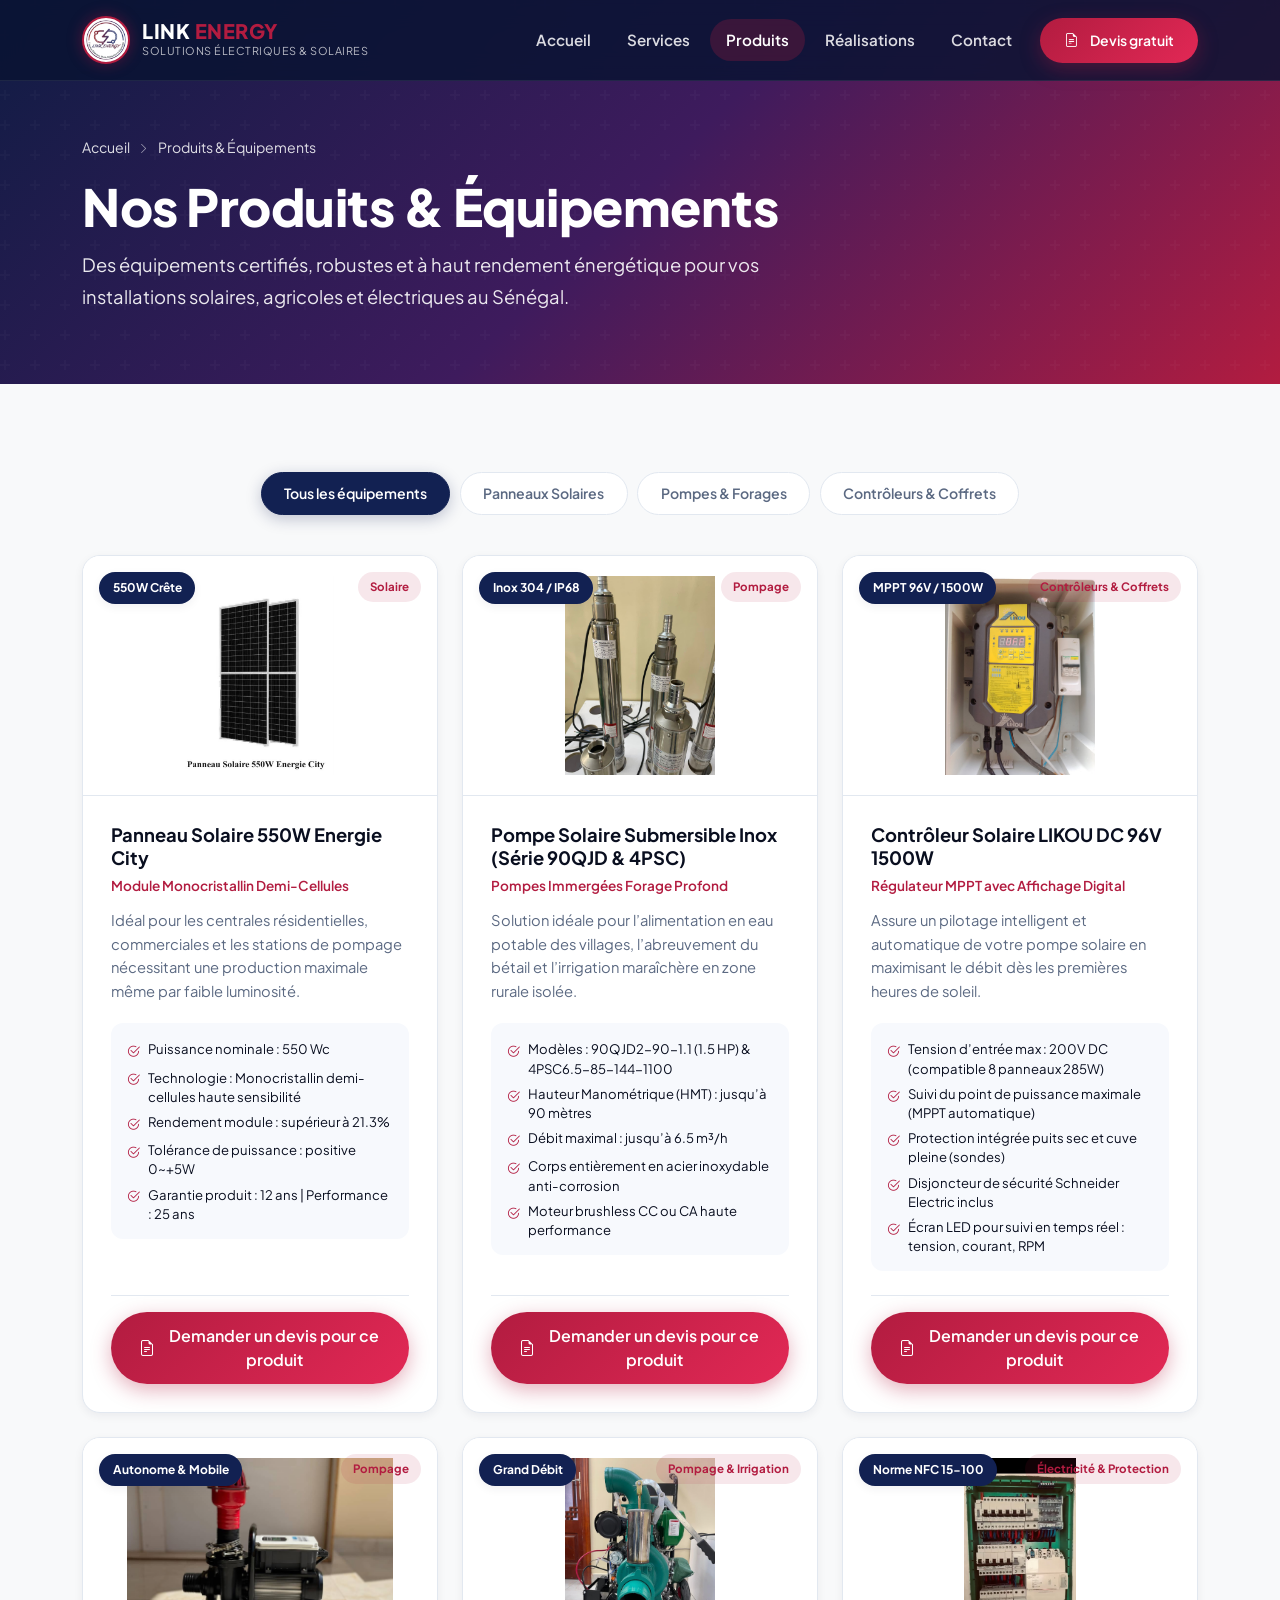
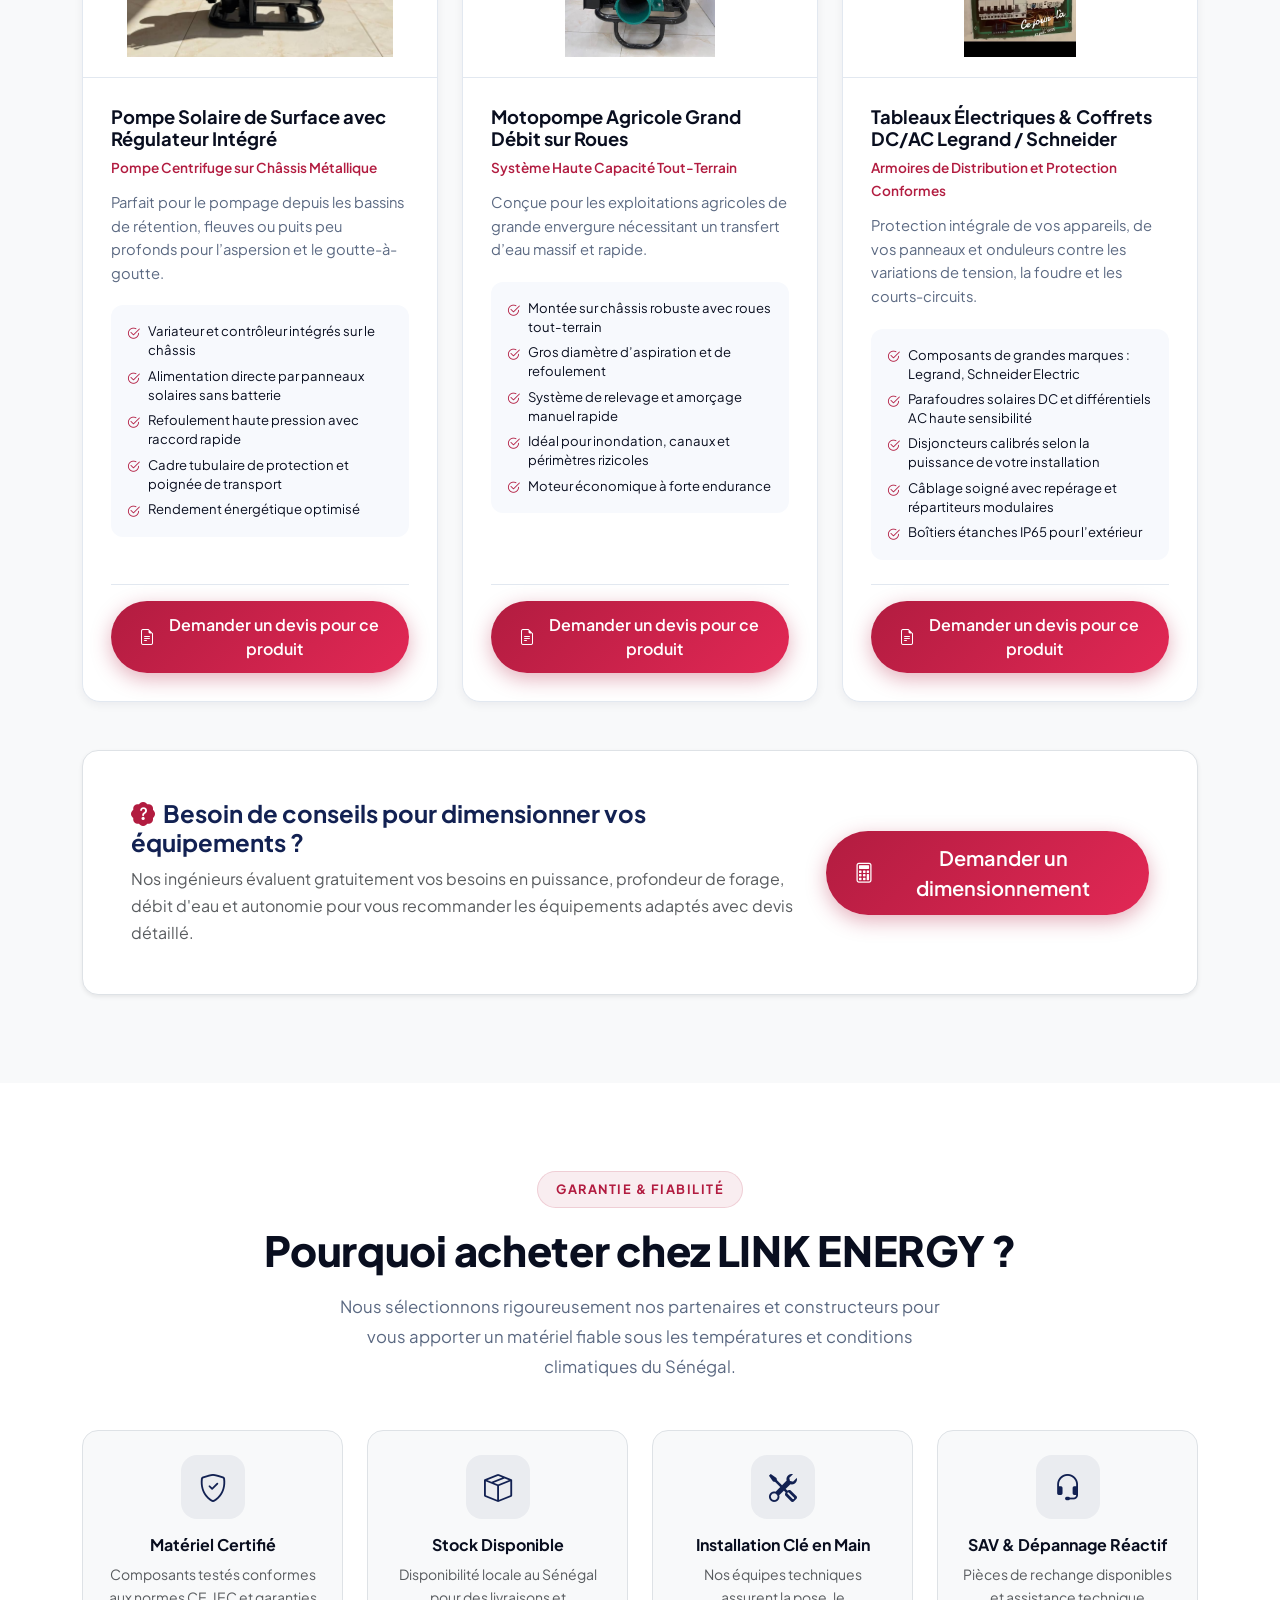
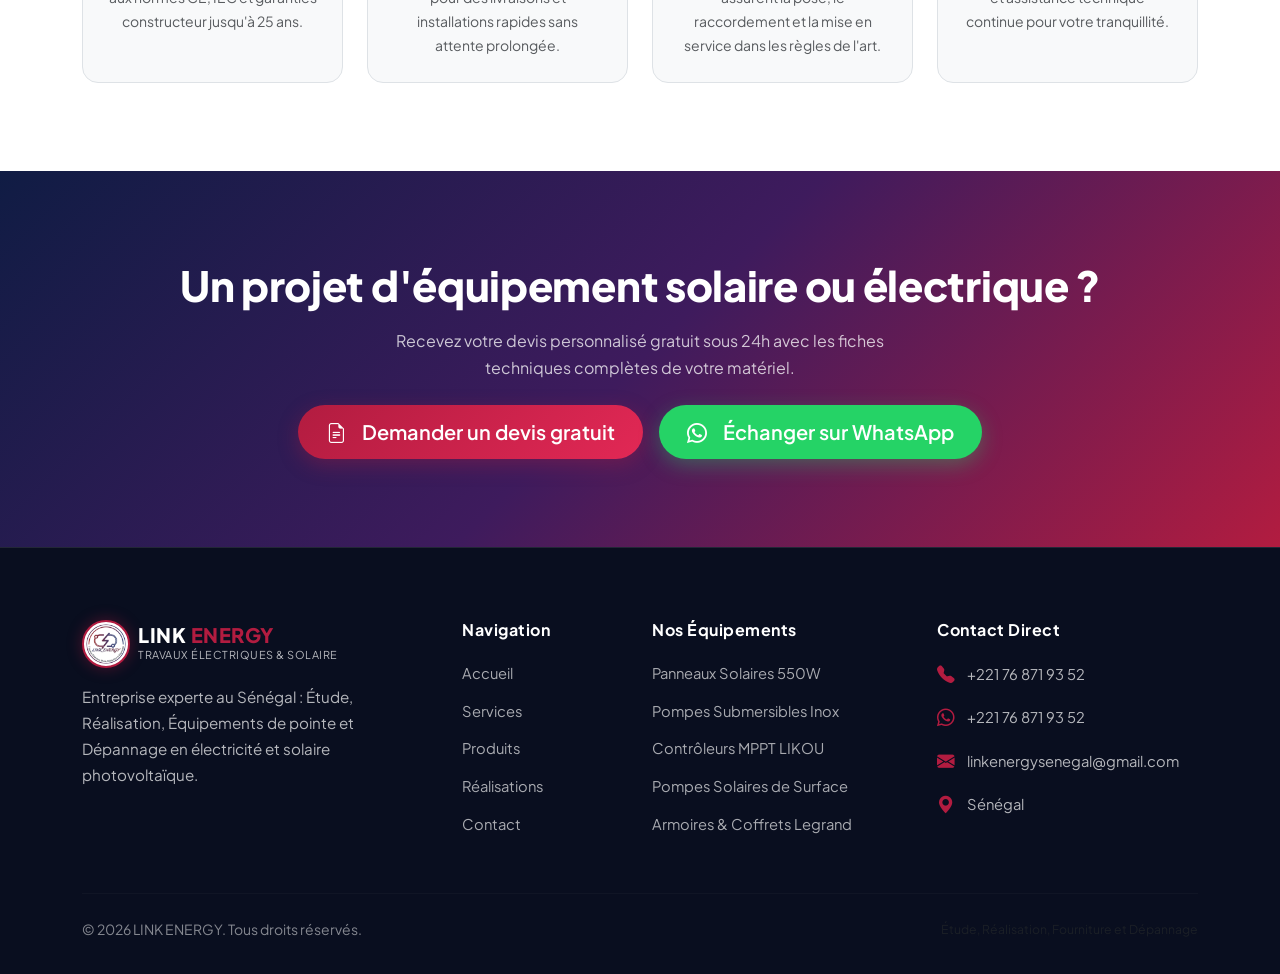
<file: produits.html>
<!DOCTYPE html>
<html lang="fr">
<head>
    <meta charset="UTF-8">
    <meta name="viewport" content="width=device-width, initial-scale=1.0">
    <meta name="description" content="Catalogue de produits et équipements LINK ENERGY : Panneaux solaires 550W, Pompes solaires submersibles inox, Contrôleurs MPPT LIKOU, Armoires électriques au Sénégal.">
    <title>Nos Produits & Équipements — LINK ENERGY Sénégal</title>
    <link rel="icon" type="image/jpeg" href="assets/images/logo.jpeg">
    <link href="https://cdn.jsdelivr.net/npm/bootstrap@5.3.3/dist/css/bootstrap.min.css" rel="stylesheet">
    <link href="https://cdn.jsdelivr.net/npm/bootstrap-icons@1.11.3/font/bootstrap-icons.min.css" rel="stylesheet">
    <link rel="preconnect" href="https://fonts.googleapis.com">
    <link rel="preconnect" href="https://fonts.gstatic.com" crossorigin>
    <link href="https://fonts.googleapis.com/css2?family=Plus+Jakarta+Sans:wght@400;500;600;700;800&display=swap" rel="stylesheet">
    <link rel="stylesheet" href="css/style.css">
</head>
<body>

    <!-- NAVBAR -->
    <nav class="navbar navbar-expand-lg fixed-top scrolled" id="mainNavbar">
        <div class="container">
            <a class="navbar-brand" href="index.html">
                <img src="assets/images/logo.jpeg" alt="Logo LINK ENERGY" class="brand-logo-img">
                <div class="brand-info">
                    <span class="brand-text">LINK <span class="text-accent">ENERGY</span></span>
                    <span class="brand-tagline">Solutions Électriques & Solaires</span>
                </div>
            </a>
            <button class="navbar-toggler border-0" type="button" data-bs-toggle="collapse" data-bs-target="#navbarNav" aria-label="Menu de navigation">
                <span class="navbar-toggler-icon"></span>
            </button>
            <div class="collapse navbar-collapse" id="navbarNav">
                <ul class="navbar-nav ms-auto align-items-lg-center gap-lg-1">
                    <li class="nav-item"><a class="nav-link" href="index.html">Accueil</a></li>
                    <li class="nav-item"><a class="nav-link" href="index.html#services">Services</a></li>
                    <li class="nav-item"><a class="nav-link active" href="produits.html">Produits</a></li>
                    <li class="nav-item"><a class="nav-link" href="realisations.html">Réalisations</a></li>
                    <li class="nav-item"><a class="nav-link" href="index.html#contact">Contact</a></li>
                    <li class="nav-item ms-lg-2">
                        <button type="button" class="btn btn-accent btn-sm px-4" data-bs-toggle="modal" data-bs-target="#devisModal">
                            <i class="bi bi-file-earmark-text me-1"></i>Devis gratuit
                        </button>
                    </li>
                </ul>
            </div>
        </div>
    </nav>

    <!-- PAGE HEADER -->
    <header class="page-header">
        <div class="container">
            <nav aria-label="Fil d'Ariane" class="breadcrumb-nav">
                <a href="index.html">Accueil</a> <i class="bi bi-chevron-right"></i> <span>Produits & Équipements</span>
            </nav>
            <h1 class="page-title">Nos Produits & Équipements</h1>
            <p class="page-desc">
                Des équipements certifiés, robustes et à haut rendement énergétique pour vos installations solaires, agricoles et électriques au Sénégal.
            </p>
        </div>
    </header>

    <!-- SECTION CATALOGUE PRODUITS -->
    <section class="section-padding bg-light">
        <div class="container">
            <!-- Filtres de catégorie -->
            <div class="filters-bar fade-in" id="produitsFilters">
                <button class="filter-btn active" data-filter="all">Tous les équipements</button>
                <button class="filter-btn" data-filter="solaire">Panneaux Solaires</button>
                <button class="filter-btn" data-filter="pompage">Pompes & Forages</button>
                <button class="filter-btn" data-filter="controleurs">Contrôleurs & Coffrets</button>
            </div>

            <!-- Grille dynamique générée par js/main.js depuis SITE_DATA.produits -->
            <div class="row g-4" id="produitsGrid">
                <!-- Les produits s'injectent ici automatiquement -->
            </div>

            <!-- Bannière d'aide & assistance technique -->
            <div class="mt-5 fade-in">
                <div class="p-4 p-md-5 rounded-4 bg-white border shadow-sm">
                    <div class="row align-items-center g-4">
                        <div class="col-lg-8">
                            <h4 class="fw-bold mb-2 text-navy">
                                <i class="bi bi-patch-question-fill text-accent me-2"></i>Besoin de conseils pour dimensionner vos équipements ?
                            </h4>
                            <p class="text-muted mb-0">
                                Nos ingénieurs évaluent gratuitement vos besoins en puissance, profondeur de forage, débit d'eau et autonomie pour vous recommander les équipements adaptés avec devis détaillé.
                            </p>
                        </div>
                        <div class="col-lg-4 text-lg-end">
                            <button type="button" class="btn btn-accent btn-lg w-100 w-lg-auto" data-bs-toggle="modal" data-bs-target="#devisModal">
                                <i class="bi bi-calculator me-1"></i>Demander un dimensionnement
                            </button>
                        </div>
                    </div>
                </div>
            </div>
        </div>
    </section>

    <!-- SECTION ENGAGEMENTS QUALITÉ -->
    <section class="section-padding bg-white">
        <div class="container">
            <div class="text-center mb-5 fade-in">
                <span class="section-tag">Garantie & Fiabilité</span>
                <h2 class="section-title">Pourquoi acheter chez LINK ENERGY ?</h2>
                <p class="section-desc mx-auto">
                    Nous sélectionnons rigoureusement nos partenaires et constructeurs pour vous apporter un matériel fiable sous les températures et conditions climatiques du Sénégal.
                </p>
            </div>

            <div class="row g-4">
                <div class="col-md-6 col-lg-3 fade-in">
                    <div class="p-4 rounded-4 bg-light border text-center h-100">
                        <div class="service-icon mx-auto mb-3">
                            <i class="bi bi-shield-check"></i>
                        </div>
                        <h6 class="fw-bold mb-2">Matériel Certifié</h6>
                        <p class="small text-muted mb-0">Composants testés conformes aux normes CE, IEC et garanties constructeur jusqu'à 25 ans.</p>
                    </div>
                </div>
                <div class="col-md-6 col-lg-3 fade-in">
                    <div class="p-4 rounded-4 bg-light border text-center h-100">
                        <div class="service-icon mx-auto mb-3">
                            <i class="bi bi-box-seam"></i>
                        </div>
                        <h6 class="fw-bold mb-2">Stock Disponible</h6>
                        <p class="small text-muted mb-0">Disponibilité locale au Sénégal pour des livraisons et installations rapides sans attente prolongée.</p>
                    </div>
                </div>
                <div class="col-md-6 col-lg-3 fade-in">
                    <div class="p-4 rounded-4 bg-light border text-center h-100">
                        <div class="service-icon mx-auto mb-3">
                            <i class="bi bi-tools"></i>
                        </div>
                        <h6 class="fw-bold mb-2">Installation Clé en Main</h6>
                        <p class="small text-muted mb-0">Nos équipes techniques assurent la pose, le raccordement et la mise en service dans les règles de l'art.</p>
                    </div>
                </div>
                <div class="col-md-6 col-lg-3 fade-in">
                    <div class="p-4 rounded-4 bg-light border text-center h-100">
                        <div class="service-icon mx-auto mb-3">
                            <i class="bi bi-headset"></i>
                        </div>
                        <h6 class="fw-bold mb-2">SAV & Dépannage Réactif</h6>
                        <p class="small text-muted mb-0">Pièces de rechange disponibles et assistance technique continue pour votre tranquillité.</p>
                    </div>
                </div>
            </div>
        </div>
    </section>

    <!-- BANNIÈRE CTA BAS -->
    <section class="section-padding bg-brand-gradient text-white text-center">
        <div class="container fade-in">
            <h2 class="section-title text-white mb-3">Un projet d'équipement solaire ou électrique ?</h2>
            <p class="opacity-75 mb-4 mx-auto" style="max-width:560px;">
                Recevez votre devis personnalisé gratuit sous 24h avec les fiches techniques complètes de votre matériel.
            </p>
            <div class="d-flex flex-wrap justify-content-center gap-3">
                <button type="button" class="btn btn-accent btn-lg" data-bs-toggle="modal" data-bs-target="#devisModal">
                    <i class="bi bi-file-earmark-text me-2"></i>Demander un devis gratuit
                </button>
                <a href="https://wa.me/221768719352?text=Bonjour%20LINK%20ENERGY,%20je%20souhaite%20des%20informations%20sur%20vos%20produits" 
                   target="_blank" rel="noopener" class="btn btn-whatsapp btn-lg">
                    <i class="bi bi-whatsapp me-2"></i>Échanger sur WhatsApp
                </a>
            </div>
        </div>
    </section>

    <!-- FOOTER -->
    <footer class="site-footer">
        <div class="container">
            <div class="row g-4">
                <div class="col-lg-4">
                    <a class="navbar-brand d-flex align-items-center gap-2 mb-3" href="index.html">
                        <img src="assets/images/logo.jpeg" alt="Logo LINK ENERGY" class="brand-logo-img">
                        <div class="brand-info">
                            <span class="brand-text text-white">LINK <span class="text-accent">ENERGY</span></span>
                            <span class="brand-tagline">Travaux Électriques & Solaire</span>
                        </div>
                    </a>
                    <p class="footer-desc">
                        Entreprise experte au Sénégal : Étude, Réalisation, Équipements de pointe et Dépannage en électricité et solaire photovoltaïque.
                    </p>
                </div>
                <div class="col-6 col-lg-2">
                    <h6 class="footer-title">Navigation</h6>
                    <ul class="footer-links">
                        <li><a href="index.html">Accueil</a></li>
                        <li><a href="index.html#services">Services</a></li>
                        <li><a href="produits.html">Produits</a></li>
                        <li><a href="realisations.html">Réalisations</a></li>
                        <li><a href="index.html#contact">Contact</a></li>
                    </ul>
                </div>
                <div class="col-6 col-lg-3">
                    <h6 class="footer-title">Nos Équipements</h6>
                    <ul class="footer-links">
                        <li><a href="produits.html#prod-panneau-550w">Panneaux Solaires 550W</a></li>
                        <li><a href="produits.html#prod-pompe-submersible">Pompes Submersibles Inox</a></li>
                        <li><a href="produits.html#prod-controleur-likou">Contrôleurs MPPT LIKOU</a></li>
                        <li><a href="produits.html#prod-pompe-surface">Pompes Solaires de Surface</a></li>
                        <li><a href="produits.html#prod-armoire-coffret">Armoires & Coffrets Legrand</a></li>
                    </ul>
                </div>
                <div class="col-lg-3">
                    <h6 class="footer-title">Contact Direct</h6>
                    <ul class="footer-contact">
                        <li><i class="bi bi-telephone-fill"></i> +221 76 871 93 52</li>
                        <li><i class="bi bi-whatsapp"></i> +221 76 871 93 52</li>
                        <li><i class="bi bi-envelope-fill"></i> linkenergysenegal@gmail.com</li>
                        <li><i class="bi bi-geo-alt-fill"></i> Sénégal</li>
                    </ul>
                </div>
            </div>
            <hr class="footer-divider">
            <div class="footer-bottom d-flex flex-column flex-md-row justify-content-between align-items-center gap-2">
                <p class="mb-0">&copy; 2026 LINK ENERGY. Tous droits réservés.</p>
                <p class="mb-0 small text-muted">Étude, Réalisation, Fourniture et Dépannage</p>
            </div>
        </div>
    </footer>

    <!-- MODALE PROPRE ET DÉDIÉE : DEVIS GRATUIT -->
    <div class="modal fade" id="devisModal" tabindex="-1" aria-labelledby="devisModalLabel" aria-hidden="true">
        <div class="modal-dialog modal-dialog-centered modal-lg modal-dialog-scrollable">
            <div class="modal-content devis-modal">
                <div class="modal-header devis-modal-header d-flex justify-content-between align-items-center">
                    <div class="d-flex align-items-center gap-3 modal-header-content">
                        <img src="assets/images/logo.jpeg" alt="Logo LINK ENERGY" class="devis-modal-logo">
                        <div>
                            <h5 class="devis-modal-title" id="devisModalLabel">
                                Demande de Devis Gratuit
                            </h5>
                            <p class="devis-modal-subtitle mb-0">Recevez votre étude chiffrée et personnalisée sous 24h.</p>
                        </div>
                    </div>
                    <button type="button" class="btn-close btn-close-white" data-bs-dismiss="modal" aria-label="Fermer"></button>
                </div>
                <div class="modal-body devis-modal-body">
                    <form id="devisForm" novalidate>
                        <div class="row g-3">
                            <div class="col-md-6">
                                <label for="devisNom" class="form-label">Nom complet <span class="text-danger">*</span></label>
                                <input type="text" class="form-control" id="devisNom" placeholder="Ex: Moussa Diop" required>
                                <div class="invalid-feedback">Veuillez renseigner votre nom.</div>
                            </div>
                            <div class="col-md-6">
                                <label for="devisTelephone" class="form-label">Téléphone / WhatsApp <span class="text-danger">*</span></label>
                                <input type="tel" class="form-control" id="devisTelephone" placeholder="+221 7X XXX XX XX" required>
                                <div class="invalid-feedback">Veuillez renseigner votre numéro de téléphone.</div>
                            </div>
                            <div class="col-md-6">
                                <label for="devisEmail" class="form-label">Adresse Email <span class="text-danger">*</span></label>
                                <input type="email" class="form-control" id="devisEmail" placeholder="votre@email.com" required>
                                <div class="invalid-feedback">Veuillez renseigner un email valide.</div>
                            </div>
                            <div class="col-md-6">
                                <label for="devisClient" class="form-label">Vous êtes :</label>
                                <select class="form-select" id="devisClient">
                                    <option value="particulier">Particulier (Maison, Résidence)</option>
                                    <option value="agriculteur">Agriculteur / Éleveur / Coopérative</option>
                                    <option value="entreprise">Entreprise / PME / Industrie</option>
                                    <option value="collectivite">Collectivité / Commune / ONG</option>
                                </select>
                            </div>
                            <div class="col-md-6">
                                <label for="devisType" class="form-label">Type de projet <span class="text-danger">*</span></label>
                                <select class="form-select" id="devisType" required>
                                    <option value="solaire">Installation Solaire Photovoltaïque</option>
                                    <option value="pompage">Pompage Solaire & Forage</option>
                                    <option value="electricite">Électricité Générale & Armoires</option>
                                    <option value="materiel">Achat d'équipements & Matériel</option>
                                    <option value="maintenance">Maintenance / SAV / Dépannage</option>
                                    <option value="autre">Autre projet spécifique</option>
                                </select>
                            </div>
                            <div class="col-md-6">
                                <label for="devisEquipement" class="form-label">Équipement souhaité (facultatif)</label>
                                <input type="text" class="form-control" id="devisEquipement" placeholder="Ex: Panneau 550W, Pompe inox...">
                            </div>
                            <div class="col-12">
                                <label for="devisLocalisation" class="form-label">Localisation du projet au Sénégal</label>
                                <input type="text" class="form-control" id="devisLocalisation" placeholder="Ex: Dakar, Thiès, Kaolack, Saint-Louis, Casamance...">
                            </div>
                            <div class="col-12">
                                <label for="devisMessage" class="form-label">Description détaillée de votre besoin <span class="text-danger">*</span></label>
                                <textarea class="form-control" id="devisMessage" rows="4" placeholder="Décrivez votre besoin (surface disponible, profondeur de puits, puissance, consommation actuelle...)" required></textarea>
                                <div class="invalid-feedback">Veuillez décrire brièvement votre besoin.</div>
                            </div>
                            <div class="col-12">
                                <div class="devis-modal-actions">
                                    <button type="submit" class="btn btn-accent btn-lg w-100">
                                        <i class="bi bi-send me-2"></i>Envoyer la demande de devis
                                    </button>
                                    <button type="button" class="btn devis-whatsapp-btn w-100" id="devisWhatsAppBtn">
                                        <i class="bi bi-whatsapp me-2"></i>Envoyer directement sur WhatsApp
                                    </button>
                                </div>
                            </div>
                        </div>
                        <div class="form-success d-none mt-3" id="devisFormSuccess">
                            <i class="bi bi-check-circle-fill fs-4 flex-shrink-0"></i>
                            <div>
                                <strong>Demande de devis transmise avec succès !</strong>
                                <p class="mb-0 small">Notre équipe technique prend contact avec vous sous 24 heures.</p>
                            </div>
                        </div>
                    </form>
                </div>
            </div>
        </div>
    </div>

    <!-- BOUTON RETOUR EN HAUT -->
    <button class="back-to-top" id="backToTop" aria-label="Retour en haut de page"><i class="bi bi-arrow-up"></i></button>

    <script src="https://cdn.jsdelivr.net/npm/bootstrap@5.3.3/dist/js/bootstrap.bundle.min.js"></script>
    <script src="js/data.js"></script>
    <script src="js/main.js"></script>
</body>
</html>
</file>
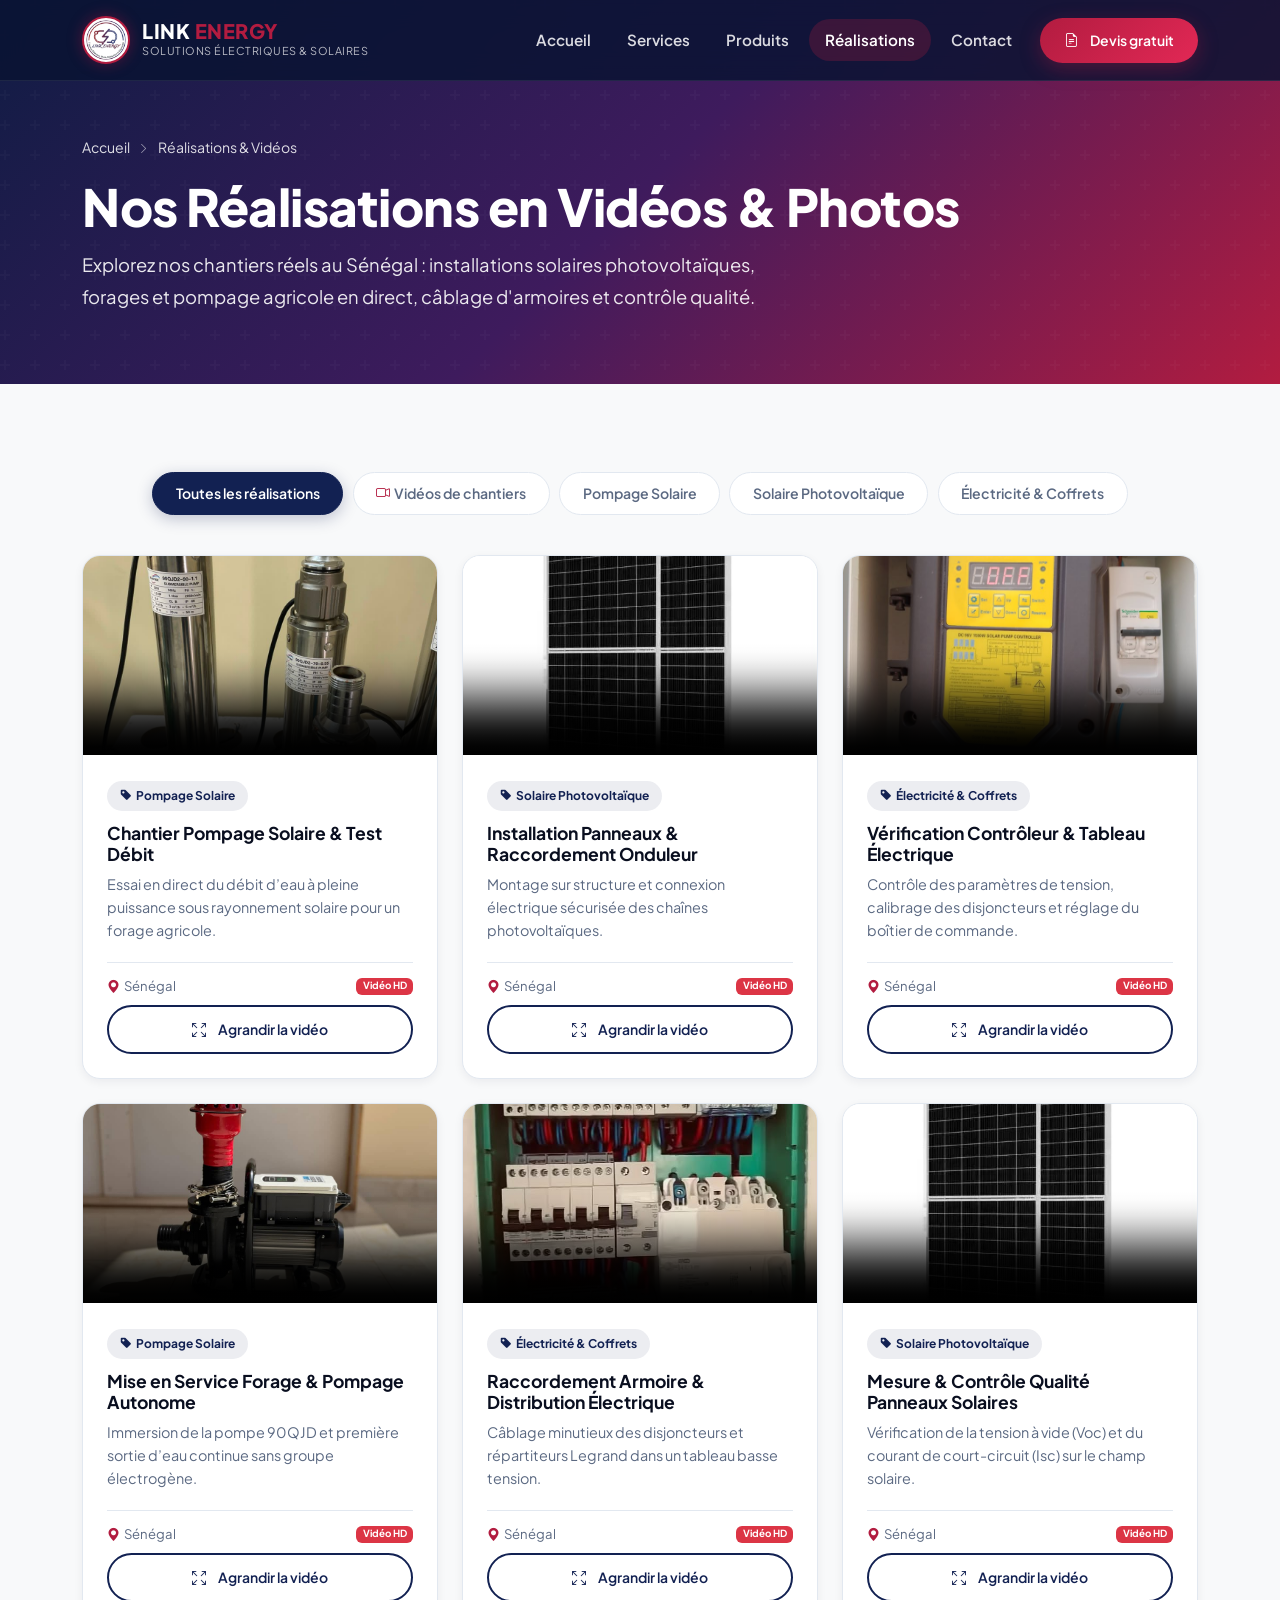
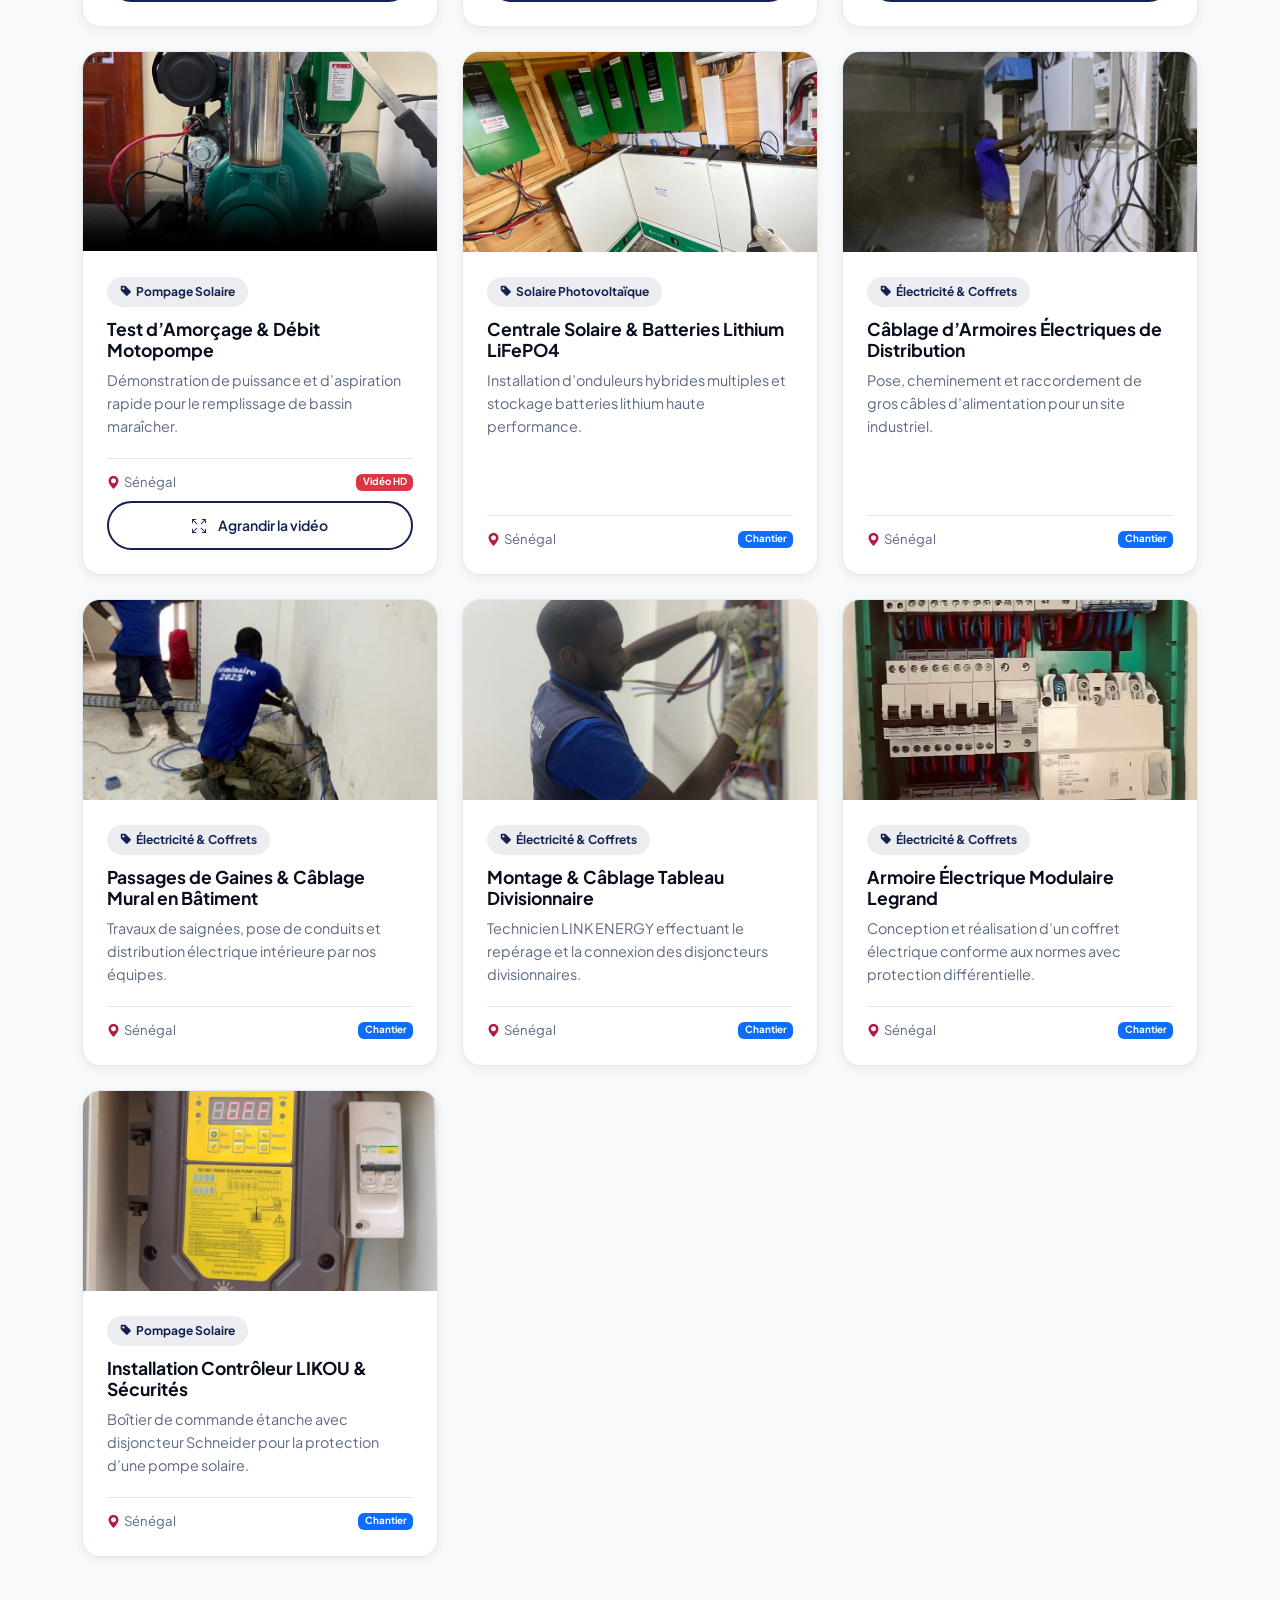
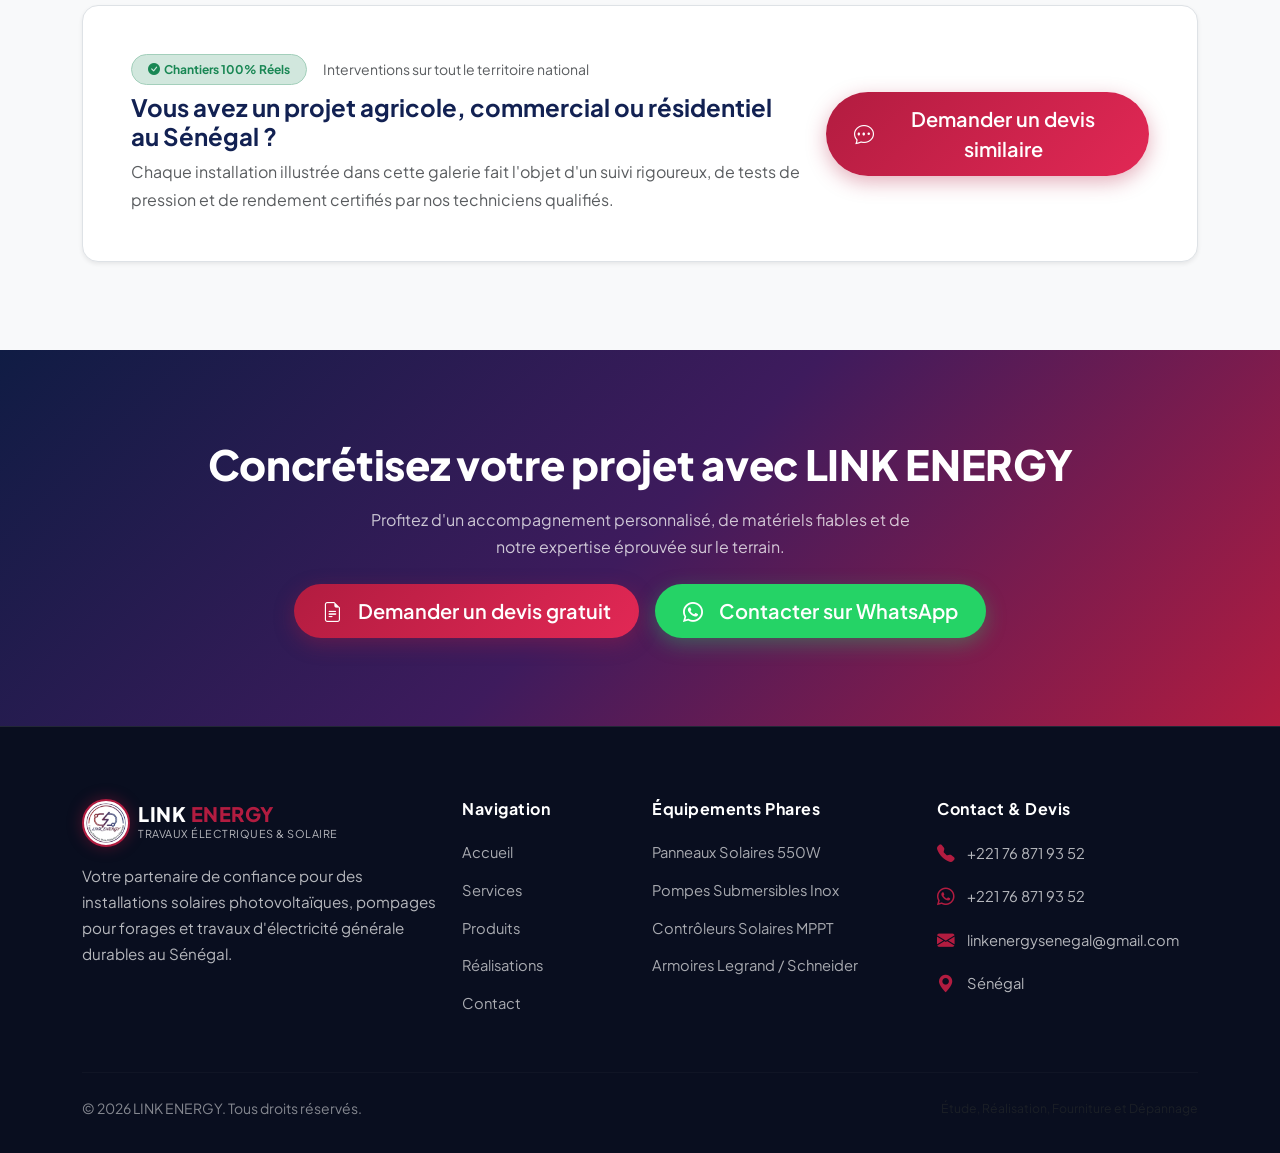
<file: realisations.html>
<!DOCTYPE html>
<html lang="fr">
<head>
    <meta charset="UTF-8">
    <meta name="viewport" content="width=device-width, initial-scale=1.0">
    <meta name="description" content="Découvrez les réalisations et vidéos de chantiers de LINK ENERGY au Sénégal : pompage solaire agricole, centrales photovoltaïques, câblage et tableaux électriques.">
    <title>Nos Réalisations & Vidéos — LINK ENERGY Sénégal</title>
    <link rel="icon" type="image/jpeg" href="assets/images/logo.jpeg">
    <link href="https://cdn.jsdelivr.net/npm/bootstrap@5.3.3/dist/css/bootstrap.min.css" rel="stylesheet">
    <link href="https://cdn.jsdelivr.net/npm/bootstrap-icons@1.11.3/font/bootstrap-icons.min.css" rel="stylesheet">
    <link rel="preconnect" href="https://fonts.googleapis.com">
    <link rel="preconnect" href="https://fonts.gstatic.com" crossorigin>
    <link href="https://fonts.googleapis.com/css2?family=Plus+Jakarta+Sans:wght@400;500;600;700;800&display=swap" rel="stylesheet">
    <link rel="stylesheet" href="css/style.css">
</head>
<body>

    <!-- NAVBAR -->
    <nav class="navbar navbar-expand-lg fixed-top scrolled" id="mainNavbar">
        <div class="container">
            <a class="navbar-brand" href="index.html">
                <img src="assets/images/logo.jpeg" alt="Logo LINK ENERGY" class="brand-logo-img">
                <div class="brand-info">
                    <span class="brand-text">LINK <span class="text-accent">ENERGY</span></span>
                    <span class="brand-tagline">Solutions Électriques & Solaires</span>
                </div>
            </a>
            <button class="navbar-toggler border-0" type="button" data-bs-toggle="collapse" data-bs-target="#navbarNav" aria-label="Menu de navigation">
                <span class="navbar-toggler-icon"></span>
            </button>
            <div class="collapse navbar-collapse" id="navbarNav">
                <ul class="navbar-nav ms-auto align-items-lg-center gap-lg-1">
                    <li class="nav-item"><a class="nav-link" href="index.html">Accueil</a></li>
                    <li class="nav-item"><a class="nav-link" href="index.html#services">Services</a></li>
                    <li class="nav-item"><a class="nav-link" href="produits.html">Produits</a></li>
                    <li class="nav-item"><a class="nav-link active" href="realisations.html">Réalisations</a></li>
                    <li class="nav-item"><a class="nav-link" href="index.html#contact">Contact</a></li>
                    <li class="nav-item ms-lg-2">
                        <button type="button" class="btn btn-accent btn-sm px-4" data-bs-toggle="modal" data-bs-target="#devisModal">
                            <i class="bi bi-file-earmark-text me-1"></i>Devis gratuit
                        </button>
                    </li>
                </ul>
            </div>
        </div>
    </nav>

    <!-- PAGE HEADER -->
    <header class="page-header">
        <div class="container">
            <nav aria-label="Fil d'Ariane" class="breadcrumb-nav">
                <a href="index.html">Accueil</a> <i class="bi bi-chevron-right"></i> <span>Réalisations & Vidéos</span>
            </nav>
            <h1 class="page-title">Nos Réalisations en Vidéos & Photos</h1>
            <p class="page-desc">
                Explorez nos chantiers réels au Sénégal : installations solaires photovoltaïques, forages et pompage agricole en direct, câblage d'armoires et contrôle qualité.
            </p>
        </div>
    </header>

    <!-- SECTION PRINCIPALE DES RÉALISATIONS -->
    <section class="section-padding bg-light">
        <div class="container">
            <!-- Filtres interactifs -->
            <div class="filters-bar fade-in" id="realisationsFilters">
                <button class="filter-btn active" data-filter="all">Toutes les réalisations</button>
                <button class="filter-btn" data-filter="video"><i class="bi bi-camera-video me-1 text-accent"></i>Vidéos de chantiers</button>
                <button class="filter-btn" data-filter="pompage">Pompage Solaire</button>
                <button class="filter-btn" data-filter="solaire">Solaire Photovoltaïque</button>
                <button class="filter-btn" data-filter="electricite">Électricité & Coffrets</button>
            </div>

            <!-- Grille des réalisations avec vidéos HTML5 intégrées -->
            <div class="row g-4" id="realisationsGrid">
                <!-- Généré dynamiquement par js/main.js depuis SITE_DATA.realisations -->
            </div>

            <!-- Encadré confiance & expertise terrain -->
            <div class="mt-5 fade-in">
                <div class="p-4 p-md-5 rounded-4 bg-white border shadow-sm">
                    <div class="row align-items-center g-4">
                        <div class="col-lg-8">
                            <div class="d-flex align-items-center gap-3 mb-2">
                                <span class="badge bg-success-subtle text-success border border-success-subtle px-3 py-2 rounded-pill fw-bold">
                                    <i class="bi bi-check-circle-fill me-1"></i>Chantiers 100% Réels
                                </span>
                                <span class="text-muted small">Interventions sur tout le territoire national</span>
                            </div>
                            <h4 class="fw-bold mb-2 text-navy">
                                Vous avez un projet agricole, commercial ou résidentiel au Sénégal ?
                            </h4>
                            <p class="text-muted mb-0">
                                Chaque installation illustrée dans cette galerie fait l'objet d'un suivi rigoureux, de tests de pression et de rendement certifiés par nos techniciens qualifiés.
                            </p>
                        </div>
                        <div class="col-lg-4 text-lg-end">
                            <button type="button" class="btn btn-accent btn-lg w-100 w-lg-auto" data-bs-toggle="modal" data-bs-target="#devisModal">
                                <i class="bi bi-chat-dots me-1"></i>Demander un devis similaire
                            </button>
                        </div>
                    </div>
                </div>
            </div>
        </div>
    </section>

    <!-- SECTION CTA BAS -->
    <section class="section-padding bg-brand-gradient text-white text-center">
        <div class="container fade-in">
            <h2 class="section-title text-white mb-3">Concrétisez votre projet avec LINK ENERGY</h2>
            <p class="opacity-75 mb-4 mx-auto" style="max-width:540px;">
                Profitez d'un accompagnement personnalisé, de matériels fiables et de notre expertise éprouvée sur le terrain.
            </p>
            <div class="d-flex flex-wrap justify-content-center gap-3">
                <button type="button" class="btn btn-accent btn-lg" data-bs-toggle="modal" data-bs-target="#devisModal">
                    <i class="bi bi-file-earmark-text me-2"></i>Demander un devis gratuit
                </button>
                <a href="https://wa.me/221768719352?text=Bonjour%20LINK%20ENERGY,%20j'ai%20vu%20vos%20vid%C3%A9os%20de%20r%C3%A9alisations%20et%20je%20souhaite%20un%20devis" 
                   target="_blank" rel="noopener" class="btn btn-whatsapp btn-lg">
                    <i class="bi bi-whatsapp me-2"></i>Contacter sur WhatsApp
                </a>
            </div>
        </div>
    </section>

    <!-- FOOTER -->
    <footer class="site-footer">
        <div class="container">
            <div class="row g-4">
                <div class="col-lg-4">
                    <a class="navbar-brand d-flex align-items-center gap-2 mb-3" href="index.html">
                        <img src="assets/images/logo.jpeg" alt="Logo LINK ENERGY" class="brand-logo-img">
                        <div class="brand-info">
                            <span class="brand-text text-white">LINK <span class="text-accent">ENERGY</span></span>
                            <span class="brand-tagline">Travaux Électriques & Solaire</span>
                        </div>
                    </a>
                    <p class="footer-desc">
                        Votre partenaire de confiance pour des installations solaires photovoltaïques, pompages pour forages et travaux d'électricité générale durables au Sénégal.
                    </p>
                </div>
                <div class="col-6 col-lg-2">
                    <h6 class="footer-title">Navigation</h6>
                    <ul class="footer-links">
                        <li><a href="index.html">Accueil</a></li>
                        <li><a href="index.html#services">Services</a></li>
                        <li><a href="produits.html">Produits</a></li>
                        <li><a href="realisations.html">Réalisations</a></li>
                        <li><a href="index.html#contact">Contact</a></li>
                    </ul>
                </div>
                <div class="col-6 col-lg-3">
                    <h6 class="footer-title">Équipements Phares</h6>
                    <ul class="footer-links">
                        <li><a href="produits.html#prod-panneau-550w">Panneaux Solaires 550W</a></li>
                        <li><a href="produits.html#prod-pompe-submersible">Pompes Submersibles Inox</a></li>
                        <li><a href="produits.html#prod-controleur-likou">Contrôleurs Solaires MPPT</a></li>
                        <li><a href="produits.html#prod-armoire-coffret">Armoires Legrand / Schneider</a></li>
                    </ul>
                </div>
                <div class="col-lg-3">
                    <h6 class="footer-title">Contact & Devis</h6>
                    <ul class="footer-contact">
                        <li><i class="bi bi-telephone-fill"></i> +221 76 871 93 52</li>
                        <li><i class="bi bi-whatsapp"></i> +221 76 871 93 52</li>
                        <li><i class="bi bi-envelope-fill"></i> linkenergysenegal@gmail.com</li>
                        <li><i class="bi bi-geo-alt-fill"></i> Sénégal</li>
                    </ul>
                </div>
            </div>
            <hr class="footer-divider">
            <div class="footer-bottom d-flex flex-column flex-md-row justify-content-between align-items-center gap-2">
                <p class="mb-0">&copy; 2026 LINK ENERGY. Tous droits réservés.</p>
                <p class="mb-0 small text-muted">Étude, Réalisation, Fourniture et Dépannage</p>
            </div>
        </div>
    </footer>

    <!-- MODAL VIDÉO LIGHTBOX -->
    <div class="modal fade video-modal" id="videoModal" tabindex="-1" aria-labelledby="videoModalLabel" aria-hidden="true">
        <div class="modal-dialog modal-dialog-centered modal-xl">
            <div class="modal-content">
                <div class="modal-header d-flex justify-content-between align-items-center">
                    <h5 class="modal-title" id="videoModalLabel">
                        <i class="bi bi-play-circle-fill text-accent me-2"></i>Vidéo Chantier — LINK ENERGY
                    </h5>
                    <button type="button" class="btn-close btn-close-white" data-bs-dismiss="modal" aria-label="Fermer"></button>
                </div>
                <div class="modal-body video-modal-body">
                    <video controls playsinline controlslist="nodownload" style="width: 100%; height: auto; display: block; max-height: 80vh;">
                        Votre navigateur ne supporte pas la lecture de vidéo HTML5.
                    </video>
                </div>
            </div>
        </div>
    </div>

    <!-- MODALE PROPRE ET DÉDIÉE : DEVIS GRATUIT -->
    <div class="modal fade" id="devisModal" tabindex="-1" aria-labelledby="devisModalLabel" aria-hidden="true">
        <div class="modal-dialog modal-dialog-centered modal-lg modal-dialog-scrollable">
            <div class="modal-content devis-modal">
                <div class="modal-header devis-modal-header d-flex justify-content-between align-items-center">
                    <div class="d-flex align-items-center gap-3 modal-header-content">
                        <img src="assets/images/logo.jpeg" alt="Logo LINK ENERGY" class="devis-modal-logo">
                        <div>
                            <h5 class="devis-modal-title" id="devisModalLabel">
                                Demande de Devis Gratuit
                            </h5>
                            <p class="devis-modal-subtitle mb-0">Recevez votre étude chiffrée et personnalisée sous 24h.</p>
                        </div>
                    </div>
                    <button type="button" class="btn-close btn-close-white" data-bs-dismiss="modal" aria-label="Fermer"></button>
                </div>
                <div class="modal-body devis-modal-body">
                    <form id="devisForm" novalidate>
                        <div class="row g-3">
                            <div class="col-md-6">
                                <label for="devisNom" class="form-label">Nom complet <span class="text-danger">*</span></label>
                                <input type="text" class="form-control" id="devisNom" placeholder="Ex: Moussa Diop" required>
                                <div class="invalid-feedback">Veuillez renseigner votre nom.</div>
                            </div>
                            <div class="col-md-6">
                                <label for="devisTelephone" class="form-label">Téléphone / WhatsApp <span class="text-danger">*</span></label>
                                <input type="tel" class="form-control" id="devisTelephone" placeholder="+221 7X XXX XX XX" required>
                                <div class="invalid-feedback">Veuillez renseigner votre numéro de téléphone.</div>
                            </div>
                            <div class="col-md-6">
                                <label for="devisEmail" class="form-label">Adresse Email <span class="text-danger">*</span></label>
                                <input type="email" class="form-control" id="devisEmail" placeholder="votre@email.com" required>
                                <div class="invalid-feedback">Veuillez renseigner un email valide.</div>
                            </div>
                            <div class="col-md-6">
                                <label for="devisClient" class="form-label">Vous êtes :</label>
                                <select class="form-select" id="devisClient">
                                    <option value="particulier">Particulier (Maison, Résidence)</option>
                                    <option value="agriculteur">Agriculteur / Éleveur / Coopérative</option>
                                    <option value="entreprise">Entreprise / PME / Industrie</option>
                                    <option value="collectivite">Collectivité / Commune / ONG</option>
                                </select>
                            </div>
                            <div class="col-md-6">
                                <label for="devisType" class="form-label">Type de projet <span class="text-danger">*</span></label>
                                <select class="form-select" id="devisType" required>
                                    <option value="solaire">Installation Solaire Photovoltaïque</option>
                                    <option value="pompage">Pompage Solaire & Forage</option>
                                    <option value="electricite">Électricité Générale & Armoires</option>
                                    <option value="materiel">Achat d'équipements & Matériel</option>
                                    <option value="maintenance">Maintenance / SAV / Dépannage</option>
                                    <option value="autre">Autre projet spécifique</option>
                                </select>
                            </div>
                            <div class="col-md-6">
                                <label for="devisEquipement" class="form-label">Équipement souhaité (facultatif)</label>
                                <input type="text" class="form-control" id="devisEquipement" placeholder="Ex: Système de pompage complet, Panneaux...">
                            </div>
                            <div class="col-12">
                                <label for="devisLocalisation" class="form-label">Localisation du projet au Sénégal</label>
                                <input type="text" class="form-control" id="devisLocalisation" placeholder="Ex: Dakar, Thiès, Kaolack, Saint-Louis, Casamance...">
                            </div>
                            <div class="col-12">
                                <label for="devisMessage" class="form-label">Description détaillée de votre besoin <span class="text-danger">*</span></label>
                                <textarea class="form-control" id="devisMessage" rows="4" placeholder="Décrivez votre besoin (surface disponible, profondeur de puits, puissance, consommation actuelle...)" required></textarea>
                                <div class="invalid-feedback">Veuillez décrire brièvement votre besoin.</div>
                            </div>
                            <div class="col-12">
                                <div class="devis-modal-actions">
                                    <button type="submit" class="btn btn-accent btn-lg w-100">
                                        <i class="bi bi-send me-2"></i>Envoyer la demande de devis
                                    </button>
                                    <button type="button" class="btn devis-whatsapp-btn w-100" id="devisWhatsAppBtn">
                                        <i class="bi bi-whatsapp me-2"></i>Envoyer directement sur WhatsApp
                                    </button>
                                </div>
                            </div>
                        </div>
                        <div class="form-success d-none mt-3" id="devisFormSuccess">
                            <i class="bi bi-check-circle-fill fs-4 flex-shrink-0"></i>
                            <div>
                                <strong>Demande de devis transmise avec succès !</strong>
                                <p class="mb-0 small">Notre équipe technique prend contact avec vous sous 24 heures.</p>
                            </div>
                        </div>
                    </form>
                </div>
            </div>
        </div>
    </div>

    <!-- BOUTON RETOUR EN HAUT -->
    <button class="back-to-top" id="backToTop" aria-label="Retour en haut de page"><i class="bi bi-arrow-up"></i></button>

    <script src="https://cdn.jsdelivr.net/npm/bootstrap@5.3.3/dist/js/bootstrap.bundle.min.js"></script>
    <script src="js/data.js"></script>
    <script src="js/main.js"></script>
</body>
</html>
</file>
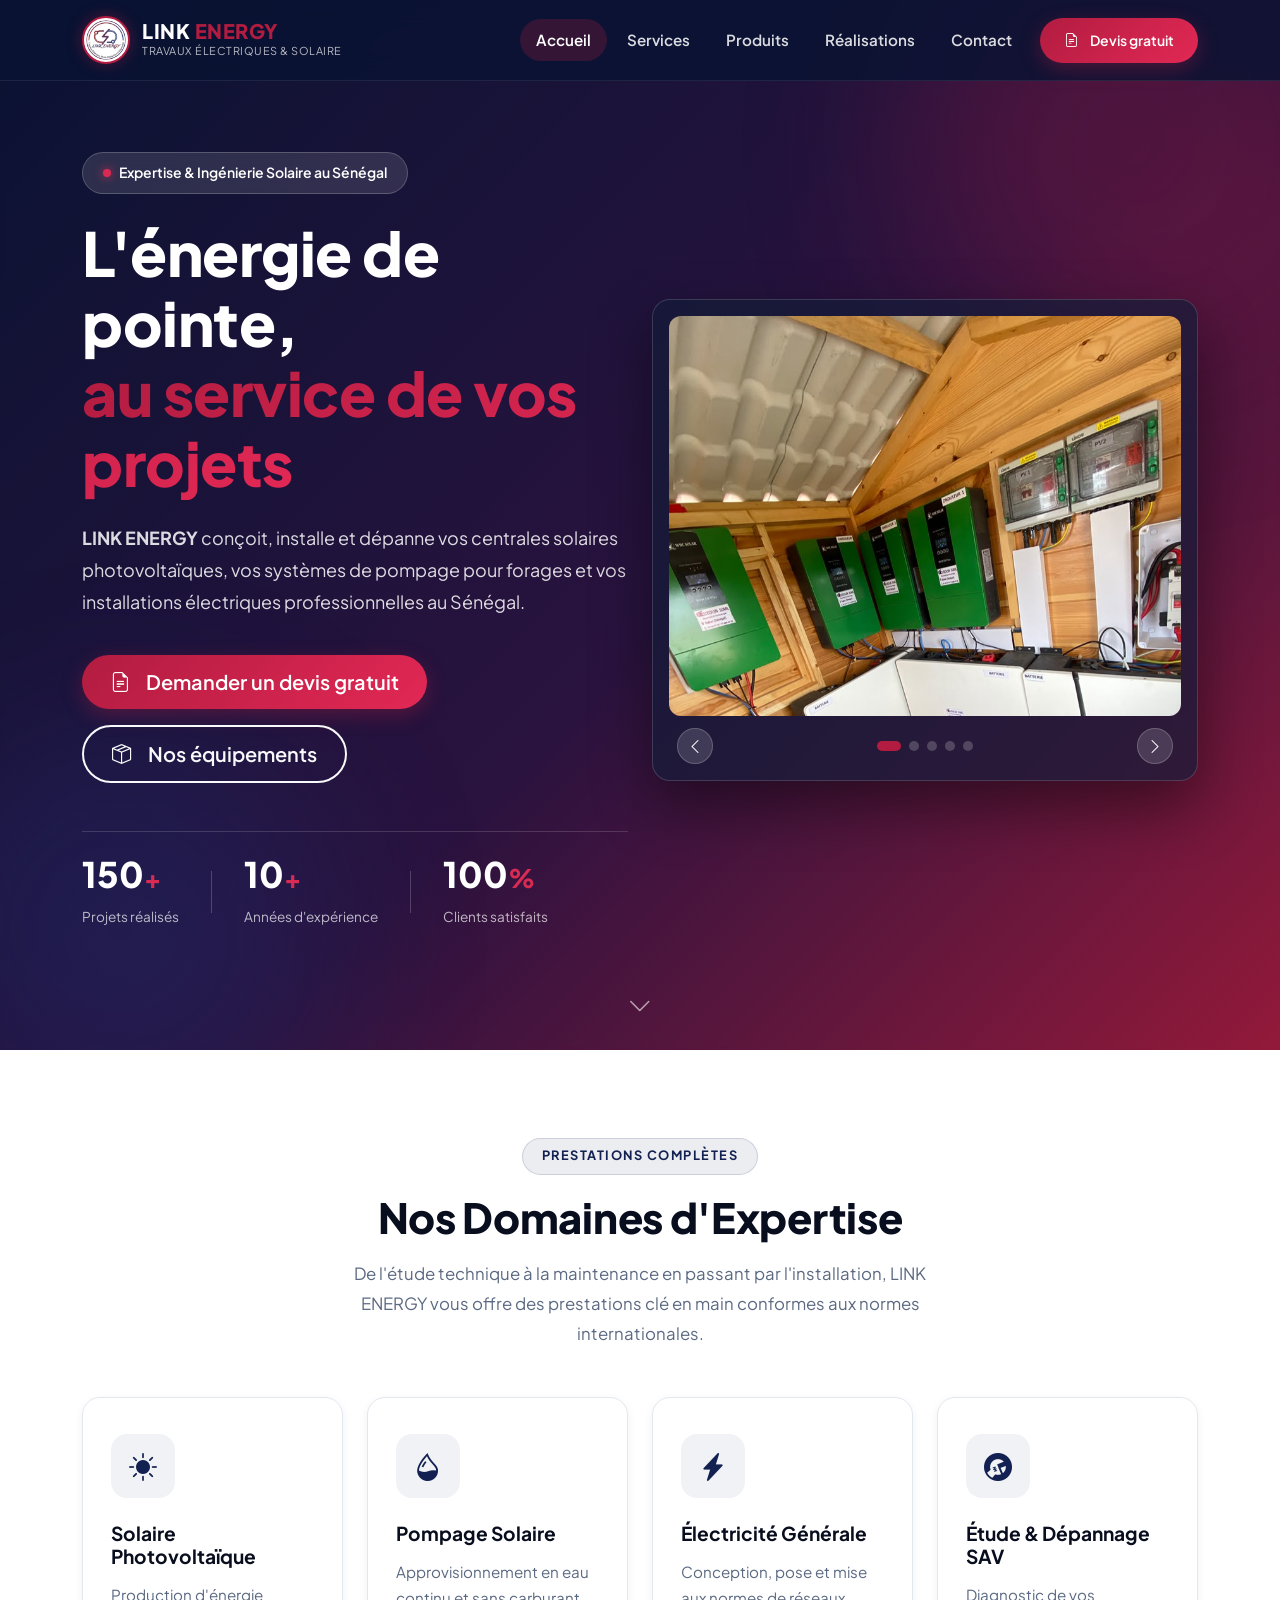
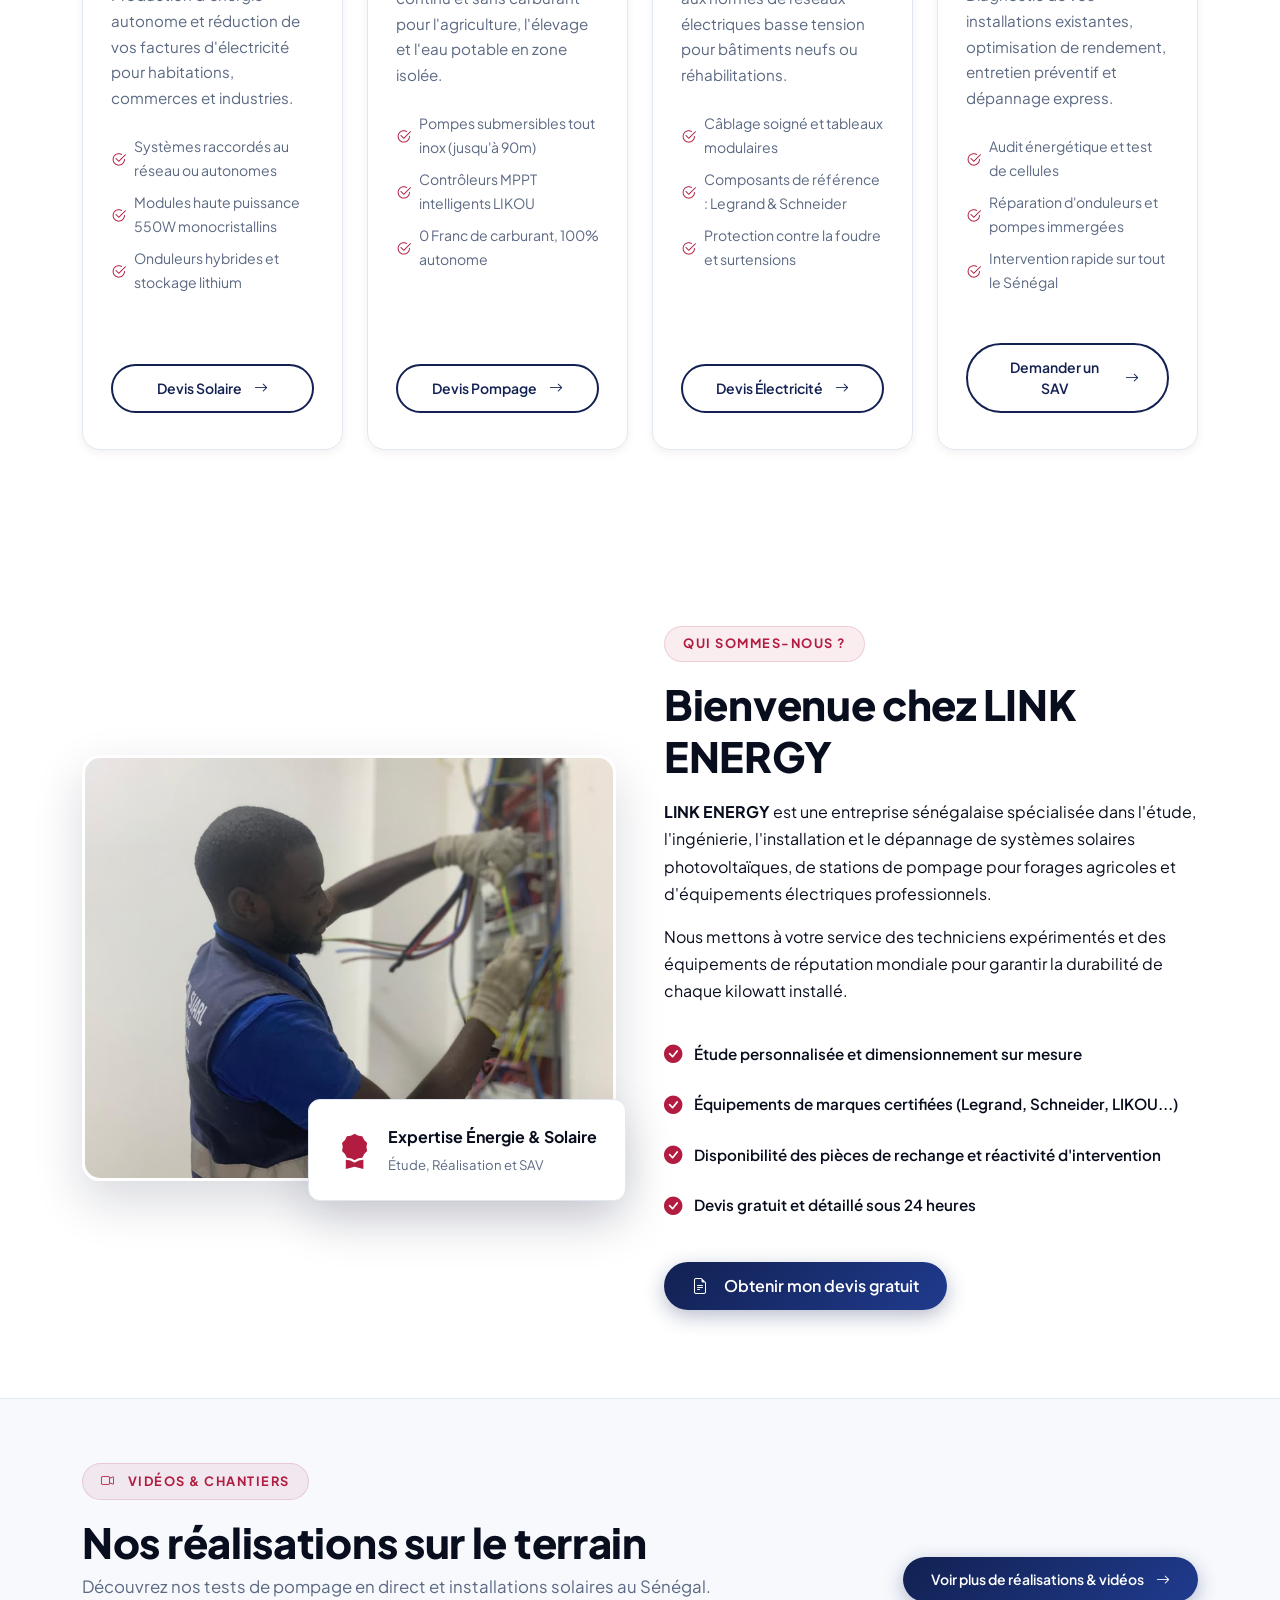
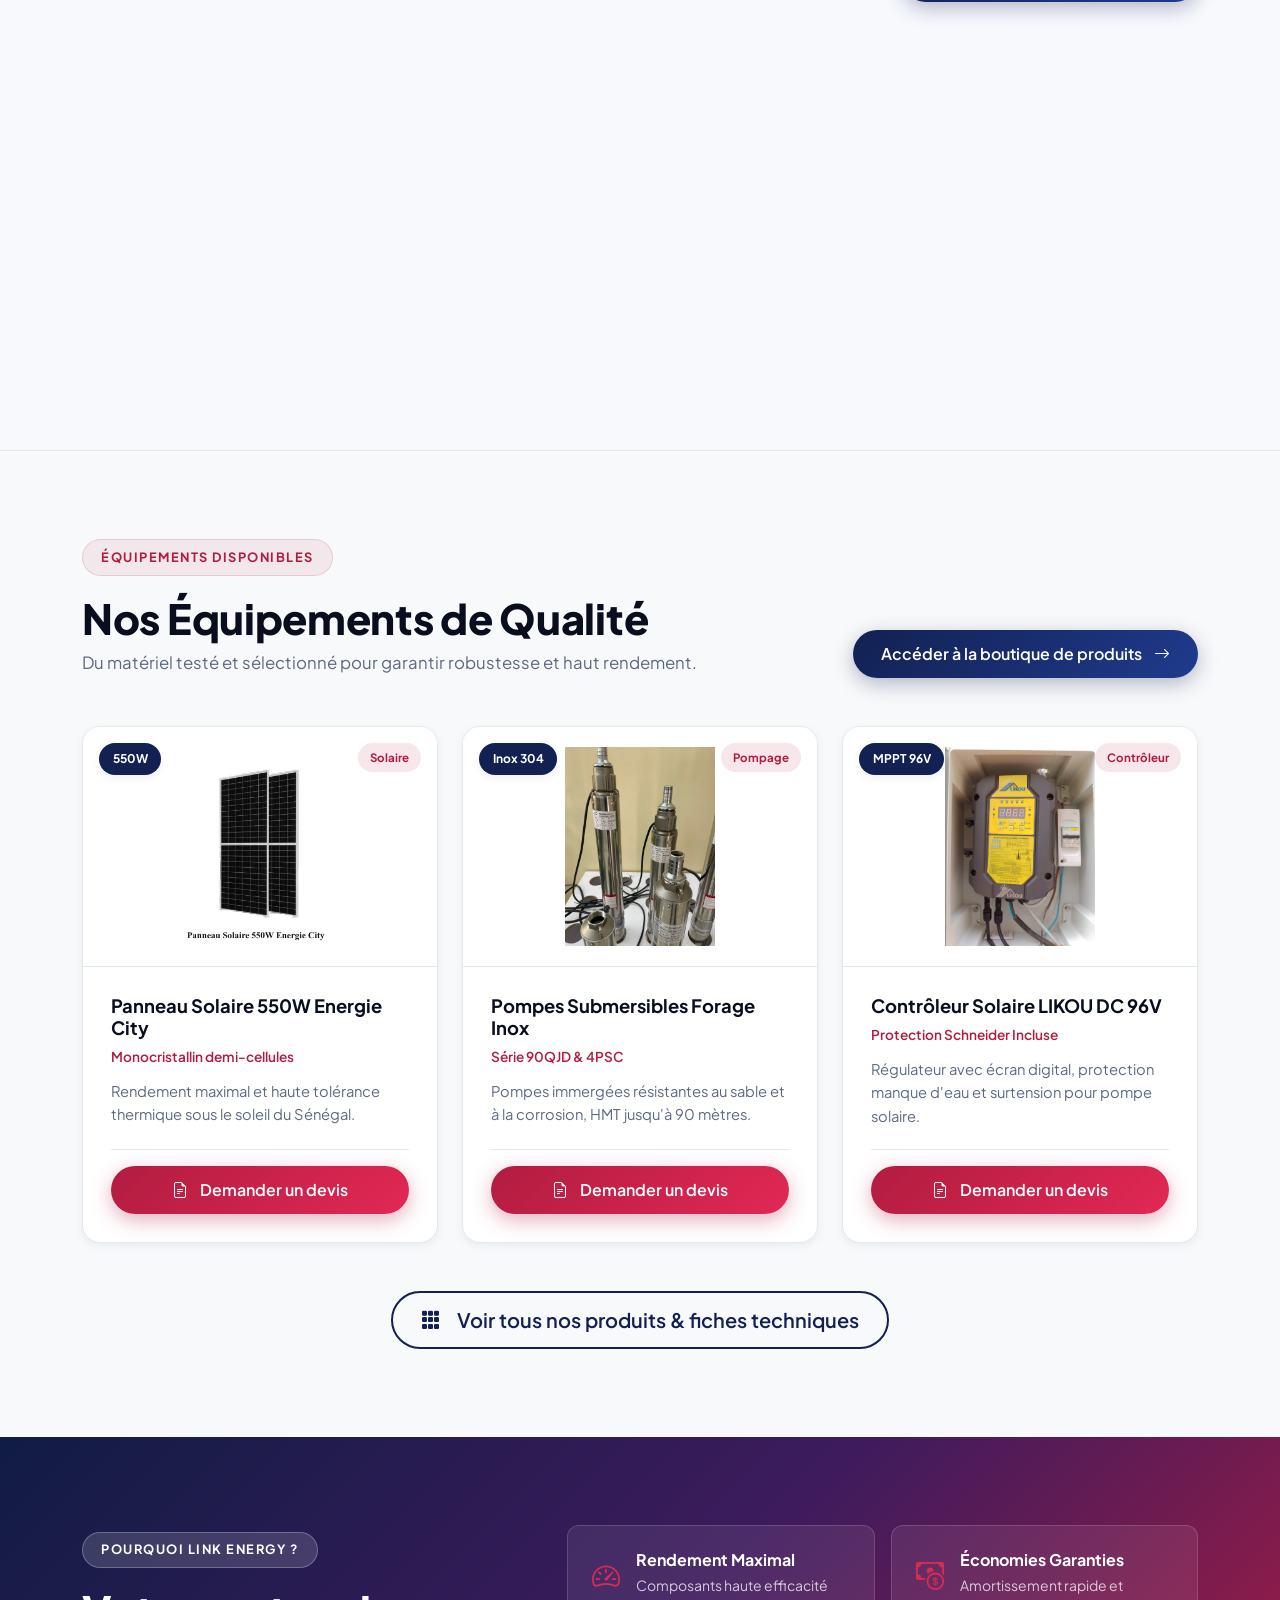
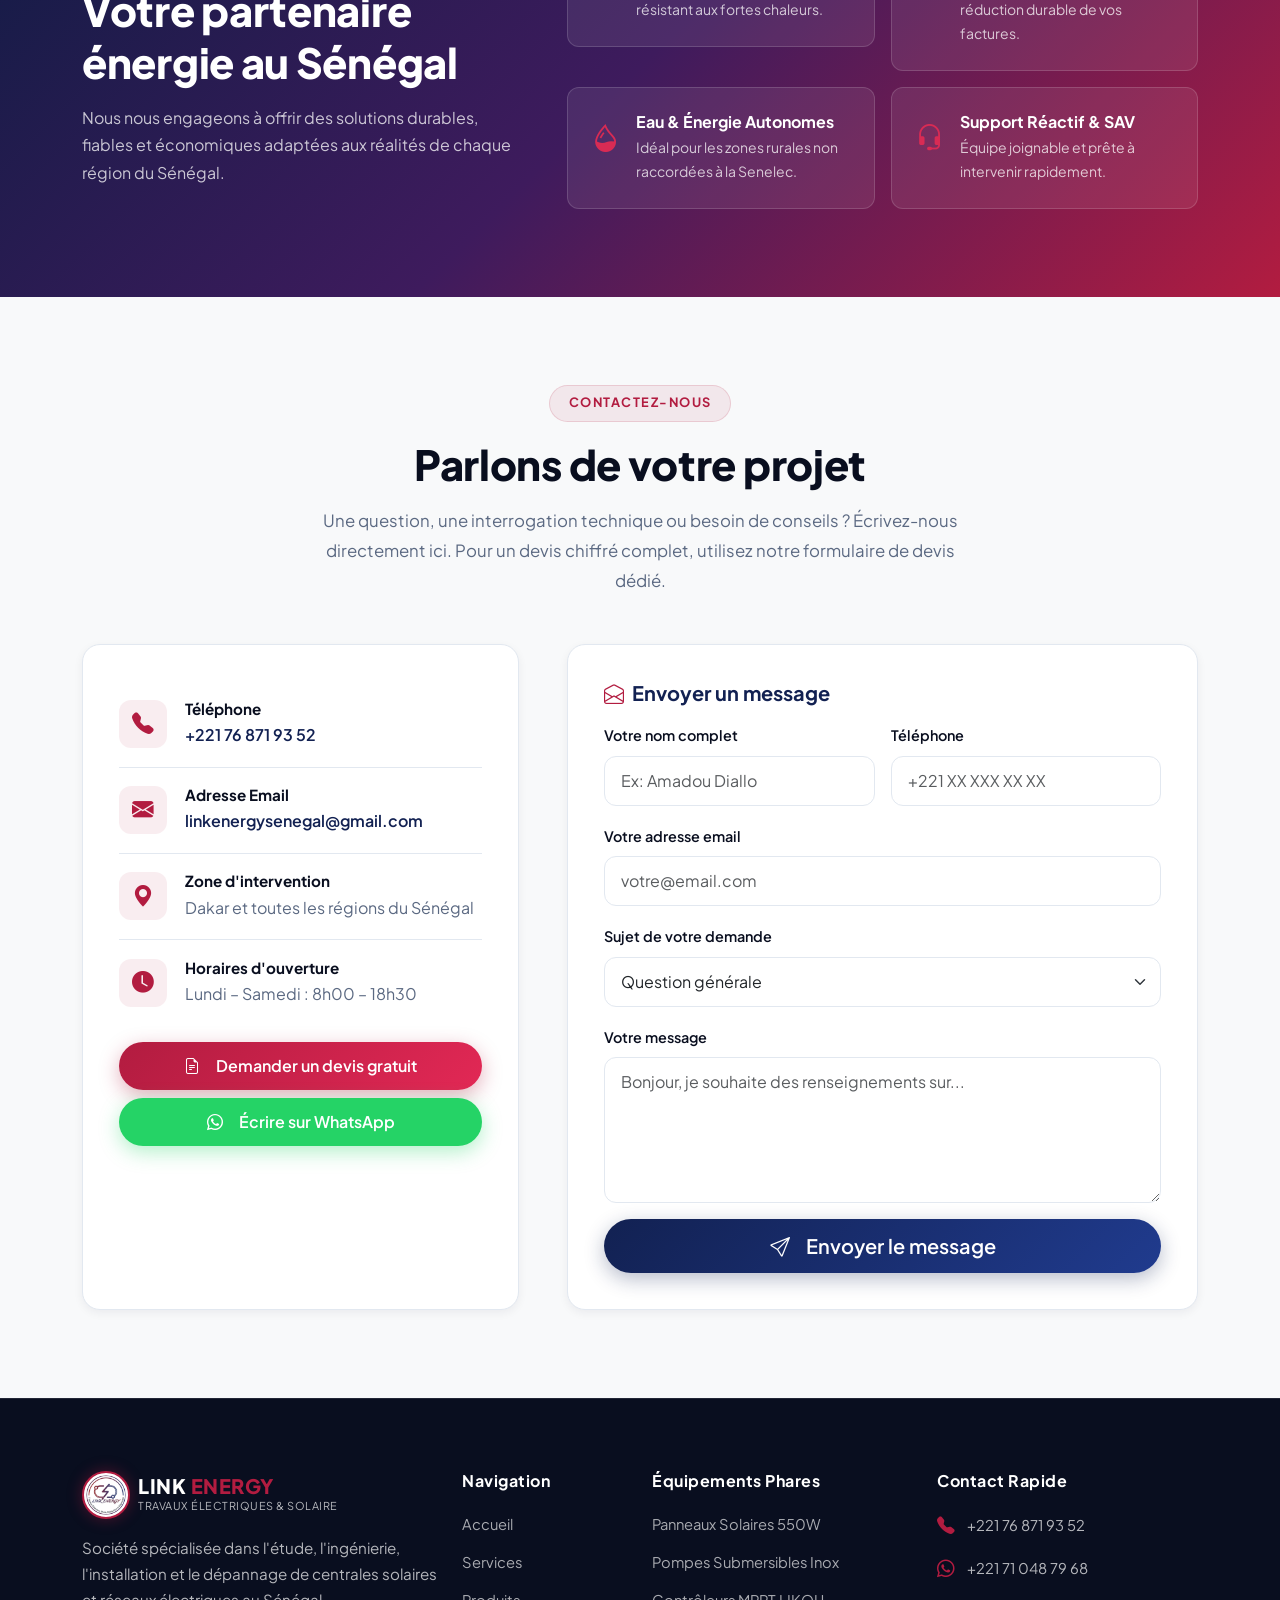
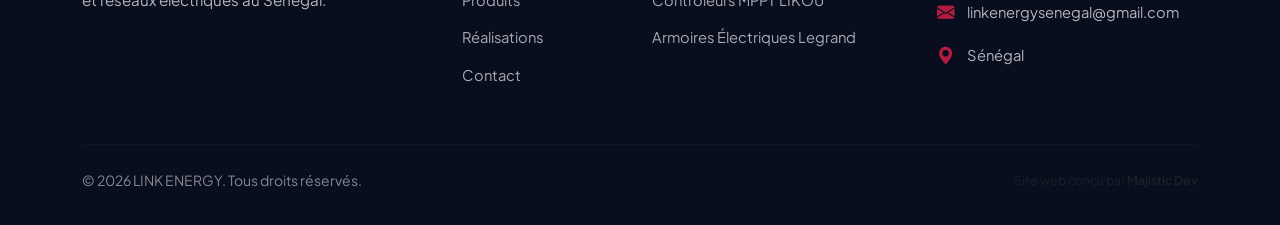
<file: services.html>
<!DOCTYPE html>
<html lang="fr">
<head>
    <meta charset="UTF-8">
    <meta http-equiv="refresh" content="0; url=index.html#services">
    <title>Redirection — LINK ENERGY</title>
    <script>
        window.location.replace("index.html#services");
    </script>
</head>
<body>
    <p>Redirection vers nos services sur la page d'accueil : <a href="index.html#services">cliquez ici si vous n'êtes pas redirigé</a>.</p>
</body>
</html>
</file>
<file: css/style.css>
/* ==========================================================================
   LINK ENERGY — Style Principal
   Travaux Électriques, Étude, Réalisation et Dépannage
   Couleurs coordonnées avec le logo officiel : Bleu Nuit, Indigo & Rouge Rubis
   ========================================================================== */

:root {
    /* Palette tirée du logo officiel LINK ENERGY */
    --brand-navy: #122152;
    --brand-navy-dark: #0a1333;
    --brand-navy-light: #1f3782;
    --brand-indigo: #421e60;
    --brand-ruby: #b21c40;
    --brand-ruby-dark: #8c1230;
    --brand-ruby-light: #d82b54;
    --brand-ruby-glow: rgba(178, 28, 64, 0.4);
    --brand-gold: #f59e0b;
    
    /* Variables sémantiques */
    --primary: #122152;
    --primary-dark: #0a1333;
    --primary-light: #203b8e;
    --accent: #b21c40;
    --accent-dark: #8c1230;
    --accent-light: #d82b54;
    --dark: #090e1f;
    --dark-soft: #141c38;
    --light: #f7f9fd;
    --light-alt: #eef2f9;
    --gray: #5b6982;
    --gray-light: #e2e8f0;
    --white: #ffffff;

    /* Gradients identitaires */
    --gradient-brand: linear-gradient(135deg, #101c44 0%, #3e1b5d 50%, #b21c40 100%);
    --gradient-brand-reverse: linear-gradient(135deg, #b21c40 0%, #3e1b5d 50%, #101c44 100%);
    --gradient-primary: linear-gradient(135deg, #122152 0%, #203b8e 100%);
    --gradient-accent: linear-gradient(135deg, #b21c40 0%, #e22855 100%);
    --gradient-hero-overlay: linear-gradient(135deg, rgba(10, 19, 51, 0.94) 0%, rgba(46, 20, 68, 0.88) 55%, rgba(178, 28, 64, 0.82) 100%);
    --gradient-card: linear-gradient(180deg, rgba(255, 255, 255, 0.05) 0%, rgba(255, 255, 255, 0) 100%);

    /* Ombres et rayons */
    --shadow-sm: 0 3px 10px rgba(10, 19, 51, 0.06);
    --shadow-md: 0 10px 30px rgba(10, 19, 51, 0.1);
    --shadow-lg: 0 20px 50px rgba(10, 19, 51, 0.16);
    --shadow-accent: 0 10px 30px var(--brand-ruby-glow);
    --radius: 18px;
    --radius-sm: 12px;
    --radius-pill: 50px;
    --transition: 0.3s cubic-bezier(0.4, 0, 0.2, 1);
    --font: 'Plus Jakarta Sans', system-ui, -apple-system, BlinkMacSystemFont, 'Segoe UI', Roboto, sans-serif;
}

/* ---- Reset & Base ---- */
*, *::before, *::after {
    margin: 0;
    padding: 0;
    box-sizing: border-box;
}

html {
    scroll-behavior: smooth;
    scroll-padding-top: 86px;
}

body {
    font-family: var(--font);
    color: var(--dark);
    background-color: var(--white);
    line-height: 1.7;
    overflow-x: hidden;
}

img {
    max-width: 100%;
    height: auto;
}

a {
    text-decoration: none;
    transition: color var(--transition);
}

.text-accent {
    color: var(--accent) !important;
}

.text-navy {
    color: var(--brand-navy) !important;
}

.text-gradient {
    background: var(--gradient-accent);
    -webkit-background-clip: text;
    -webkit-text-fill-color: transparent;
    background-clip: text;
}

.text-gradient-brand {
    background: linear-gradient(135deg, #1f3782 0%, #b21c40 100%);
    -webkit-background-clip: text;
    -webkit-text-fill-color: transparent;
    background-clip: text;
}

/* ---- Boutons ---- */
.btn {
    font-weight: 600;
    border-radius: var(--radius-pill);
    padding: 0.75rem 1.75rem;
    transition: all var(--transition);
    display: inline-flex;
    align-items: center;
    justify-content: center;
    gap: 0.5rem;
}

.btn-accent {
    background: var(--gradient-accent);
    color: var(--white) !important;
    border: none;
    box-shadow: 0 6px 20px rgba(178, 28, 64, 0.35);
}

.btn-accent:hover {
    background: linear-gradient(135deg, #9b1434 0%, #c41e46 100%);
    color: var(--white) !important;
    transform: translateY(-2px);
    box-shadow: 0 10px 28px rgba(178, 28, 64, 0.5);
}

.btn-primary-custom {
    background: var(--gradient-primary);
    color: var(--white) !important;
    border: none;
    box-shadow: 0 6px 20px rgba(18, 33, 82, 0.3);
}

.btn-primary-custom:hover {
    background: linear-gradient(135deg, #0a1333 0%, #152763 100%);
    color: var(--white) !important;
    transform: translateY(-2px);
    box-shadow: 0 10px 28px rgba(18, 33, 82, 0.45);
}

.btn-outline-primary-custom {
    border: 2px solid var(--brand-navy);
    color: var(--brand-navy);
    background: transparent;
}

.btn-outline-primary-custom:hover {
    background: var(--brand-navy);
    color: var(--white);
    transform: translateY(-2px);
    box-shadow: var(--shadow-md);
}

.btn-whatsapp {
    background: #25d366;
    color: var(--white) !important;
    border: none;
    font-weight: 600;
    box-shadow: 0 6px 20px rgba(37, 211, 102, 0.35);
}

.btn-whatsapp:hover {
    background: #1eb855;
    color: var(--white) !important;
    transform: translateY(-2px);
    box-shadow: 0 10px 25px rgba(37, 211, 102, 0.5);
}

.btn-outline-light {
    border-width: 2px;
    border-radius: var(--radius-pill);
}

.btn-outline-light:hover {
    background: var(--white);
    color: var(--dark) !important;
}

/* ---- Navbar ---- */
.navbar {
    padding: 1rem 0;
    background: rgba(10, 19, 51, 0.85);
    backdrop-filter: blur(14px);
    -webkit-backdrop-filter: blur(14px);
    transition: all var(--transition);
    z-index: 1040;
    border-bottom: 1px solid rgba(255, 255, 255, 0.08);
}

.navbar.scrolled {
    background: rgba(10, 19, 51, 0.98) !important;
    padding: 0.65rem 0;
    box-shadow: 0 10px 30px rgba(0, 0, 0, 0.25);
    border-bottom: 1px solid rgba(178, 28, 64, 0.25);
}

.navbar-brand {
    display: flex;
    align-items: center;
    gap: 0.75rem;
    padding: 0;
}

.brand-logo-img {
    width: 48px;
    height: 48px;
    border-radius: 50%;
    object-fit: cover;
    background: var(--white);
    padding: 2px;
    border: 2px solid var(--accent);
    box-shadow: 0 0 15px rgba(178, 28, 64, 0.4);
    transition: transform var(--transition);
}

.navbar-brand:hover .brand-logo-img {
    transform: rotate(6deg) scale(1.05);
}

.brand-info {
    display: flex;
    flex-direction: column;
}

.brand-text {
    font-weight: 800;
    font-size: 1.25rem;
    letter-spacing: 0.5px;
    color: var(--white);
    line-height: 1.1;
}

.brand-tagline {
    font-size: 0.68rem;
    color: rgba(255, 255, 255, 0.7);
    letter-spacing: 0.5px;
    text-transform: uppercase;
}

.navbar .nav-link {
    color: rgba(255, 255, 255, 0.85) !important;
    font-weight: 600;
    font-size: 0.95rem;
    padding: 0.5rem 1rem !important;
    border-radius: var(--radius-pill);
    transition: all var(--transition);
}

.navbar .nav-link:hover,
.navbar .nav-link.active {
    color: var(--white) !important;
    background: rgba(178, 28, 64, 0.25);
}

.navbar-toggler {
    border: 1px solid rgba(255, 255, 255, 0.2);
    padding: 0.4rem 0.6rem;
    border-radius: 8px;
}

.navbar-toggler-icon {
    filter: invert(1);
}

@media (max-width: 991.98px) {
    .navbar .navbar-collapse {
        background: var(--dark-soft);
        border-radius: var(--radius-sm);
        padding: 1.25rem;
        margin-top: 0.75rem;
        border: 1px solid rgba(255, 255, 255, 0.1);
        box-shadow: var(--shadow-lg);
    }
    .navbar .nav-link {
        padding: 0.65rem 1rem !important;
    }
}

/* ---- Hero Section avec Slider ---- */
.hero-section {
    position: relative;
    min-height: 100vh;
    background: var(--dark);
    display: flex;
    align-items: center;
    overflow: hidden;
    padding-top: 90px;
    padding-bottom: 60px;
}

.hero-slider-bg {
    position: absolute;
    inset: 0;
    z-index: 1;
}

.hero-slider-bg .carousel,
.hero-slider-bg .carousel-inner,
.hero-slider-bg .carousel-item {
    height: 100%;
}

.hero-slider-img {
    width: 100%;
    height: 100%;
    object-fit: cover;
    transform: scale(1.05);
    transition: transform 7s ease-out;
}

.hero-slider-bg .carousel-item.active .hero-slider-img {
    transform: scale(1.15);
}

.hero-overlay {
    position: absolute;
    inset: 0;
    background: var(--gradient-hero-overlay);
    z-index: 2;
    backdrop-filter: blur(2px);
}

.hero-shapes {
    position: absolute;
    inset: 0;
    z-index: 2;
    pointer-events: none;
}

.hero-shapes .shape {
    position: absolute;
    border-radius: 50%;
    filter: blur(90px);
    opacity: 0.28;
}

.shape-1 {
    width: 450px;
    height: 450px;
    background: var(--brand-ruby);
    top: -80px;
    right: -80px;
    animation: float 9s ease-in-out infinite;
}

.shape-2 {
    width: 400px;
    height: 400px;
    background: var(--brand-navy-light);
    bottom: -80px;
    left: -80px;
    animation: float 11s ease-in-out infinite reverse;
}

@keyframes float {
    0%, 100% { transform: translate(0, 0); }
    50% { transform: translate(30px, -25px); }
}

.hero-content {
    position: relative;
    z-index: 3;
    width: 100%;
}

.hero-badge {
    display: inline-flex;
    align-items: center;
    gap: 0.5rem;
    background: rgba(255, 255, 255, 0.12);
    backdrop-filter: blur(10px);
    border: 1px solid rgba(255, 255, 255, 0.2);
    color: var(--white);
    font-weight: 600;
    font-size: 0.875rem;
    padding: 0.5rem 1.25rem;
    border-radius: var(--radius-pill);
    margin-bottom: 1.5rem;
}

.hero-badge .badge-dot {
    width: 8px;
    height: 8px;
    background: var(--brand-ruby-light);
    border-radius: 50%;
    box-shadow: 0 0 10px var(--brand-ruby-light);
    animation: pulse 2s infinite;
}

@keyframes pulse {
    0%, 100% { opacity: 1; transform: scale(1); }
    50% { opacity: 0.4; transform: scale(0.85); }
}

.hero-title {
    font-size: clamp(2.3rem, 5vw, 3.8rem);
    font-weight: 800;
    color: var(--white);
    line-height: 1.15;
    margin-bottom: 1.5rem;
    letter-spacing: -0.5px;
}

.hero-subtitle {
    font-size: 1.125rem;
    color: rgba(255, 255, 255, 0.85);
    max-width: 580px;
    margin-bottom: 2.25rem;
    line-height: 1.8;
}

.hero-actions {
    display: flex;
    flex-wrap: wrap;
    gap: 1rem;
    margin-bottom: 3rem;
}

.hero-stats {
    display: flex;
    align-items: center;
    gap: 2rem;
    flex-wrap: wrap;
    padding-top: 1.5rem;
    border-top: 1px solid rgba(255, 255, 255, 0.15);
}

.stat-item strong {
    font-size: 2.2rem;
    font-weight: 800;
    color: var(--white);
    line-height: 1;
}

.stat-item span {
    font-size: 1.6rem;
    font-weight: 800;
    color: var(--accent-light);
}

.stat-item small {
    display: block;
    color: rgba(255, 255, 255, 0.7);
    font-size: 0.85rem;
    margin-top: 0.35rem;
}

.stat-divider {
    width: 1px;
    height: 42px;
    background: rgba(255, 255, 255, 0.2);
}

/* Hero Showcase Carousel (Card Slider) */
.hero-slider-card {
    background: rgba(20, 28, 56, 0.7);
    backdrop-filter: blur(16px);
    -webkit-backdrop-filter: blur(16px);
    border: 1px solid rgba(255, 255, 255, 0.15);
    border-radius: var(--radius);
    padding: 1rem;
    box-shadow: 0 25px 60px rgba(0, 0, 0, 0.45);
    position: relative;
}

.hero-slider-preview {
    position: relative;
    border-radius: var(--radius-sm);
    overflow: hidden;
    height: 400px;
}

.hero-slider-preview img {
    width: 100%;
    height: 100%;
    object-fit: cover;
}

.hero-slider-overlay-text {
    position: absolute;
    bottom: 0;
    left: 0;
    right: 0;
    background: linear-gradient(180deg, transparent 0%, rgba(10, 19, 51, 0.95) 100%);
    padding: 2rem 1.5rem 1.5rem;
    color: var(--white);
}

.hero-slider-overlay-text h5 {
    font-weight: 700;
    font-size: 1.15rem;
    margin-bottom: 0.35rem;
}

.hero-slider-overlay-text p {
    font-size: 0.85rem;
    color: rgba(255, 255, 255, 0.8);
    margin: 0;
}

.hero-carousel-nav {
    display: flex;
    align-items: center;
    justify-content: space-between;
    margin-top: 0.75rem;
    padding: 0 0.5rem;
}

.hero-carousel-nav .carousel-indicators {
    position: static;
    margin: 0;
}

.hero-carousel-nav .carousel-indicators [data-bs-target] {
    width: 10px;
    height: 10px;
    border-radius: 50%;
    background: rgba(255, 255, 255, 0.4);
    border: none;
    margin: 0 4px;
    transition: all var(--transition);
}

.hero-carousel-nav .carousel-indicators .active {
    background: var(--accent);
    width: 24px;
    border-radius: 10px;
}

.hero-nav-arrow {
    width: 36px;
    height: 36px;
    border-radius: 50%;
    background: rgba(255, 255, 255, 0.15);
    border: 1px solid rgba(255, 255, 255, 0.2);
    color: var(--white);
    display: flex;
    align-items: center;
    justify-content: center;
    cursor: pointer;
    transition: all var(--transition);
}

.hero-nav-arrow:hover {
    background: var(--accent);
    border-color: var(--accent);
    color: var(--white);
}

.scroll-indicator {
    position: absolute;
    bottom: 1.5rem;
    left: 50%;
    transform: translateX(-50%);
    color: rgba(255, 255, 255, 0.6);
    font-size: 1.5rem;
    animation: bounce 2s infinite;
    z-index: 4;
}

@keyframes bounce {
    0%, 100% { transform: translateX(-50%) translateY(0); }
    50% { transform: translateX(-50%) translateY(8px); }
}

/* ---- Marquee des Réalisations (Défilement de GAUCHE À DROITE) ---- */
.realisations-marquee-section {
    padding: 4rem 0;
    background: var(--light);
    border-top: 1px solid var(--gray-light);
    border-bottom: 1px solid var(--gray-light);
    overflow: hidden;
}

.marquee-header {
    margin-bottom: 2rem;
}

.marquee-wrapper {
    overflow: hidden;
    position: relative;
    mask-image: linear-gradient(to right, transparent, black 4%, black 96%, transparent);
    -webkit-mask-image: linear-gradient(to right, transparent, black 4%, black 96%, transparent);
    padding: 0.5rem 0;
}

/* Le défilement de GAUCHE À DROITE */
.marquee-track {
    display: flex;
    gap: 1.5rem;
    width: max-content;
    animation: marqueeScrollLeftToRight 45s linear infinite;
    padding: 0.5rem 0;
}

.marquee-wrapper:hover .marquee-track {
    animation-play-state: paused;
}

@keyframes marqueeScrollLeftToRight {
    0% {
        transform: translateX(-50%);
    }
    100% {
        transform: translateX(0);
    }
}

.marquee-card {
    flex-shrink: 0;
    width: 320px;
    background: var(--white);
    border-radius: var(--radius);
    overflow: hidden;
    box-shadow: var(--shadow-sm);
    border: 1px solid var(--gray-light);
    transition: transform var(--transition), box-shadow var(--transition);
    color: inherit;
    display: block;
    cursor: pointer;
}

.marquee-card:hover {
    transform: translateY(-6px);
    box-shadow: var(--shadow-lg);
    color: inherit;
    border-color: rgba(178, 28, 64, 0.3);
}

.marquee-card-thumb {
    position: relative;
    height: 190px;
    background: var(--dark-soft);
    overflow: hidden;
}

.marquee-card-thumb img {
    width: 100%;
    height: 100%;
    object-fit: cover;
    transition: transform 0.5s ease;
}

.marquee-card:hover .marquee-card-thumb img {
    transform: scale(1.08);
}

.marquee-card-cat {
    position: absolute;
    top: 0.75rem;
    left: 0.75rem;
    background: rgba(10, 19, 51, 0.85);
    backdrop-filter: blur(8px);
    color: var(--white);
    font-size: 0.72rem;
    font-weight: 700;
    padding: 0.3rem 0.75rem;
    border-radius: var(--radius-pill);
    border: 1px solid rgba(255, 255, 255, 0.15);
    z-index: 2;
}

.marquee-card-type-badge {
    position: absolute;
    top: 0.75rem;
    right: 0.75rem;
    background: var(--accent);
    color: var(--white);
    font-size: 0.72rem;
    font-weight: 700;
    padding: 0.3rem 0.65rem;
    border-radius: var(--radius-pill);
    z-index: 2;
    display: flex;
    align-items: center;
    gap: 0.25rem;
}

.marquee-card-play {
    position: absolute;
    inset: 0;
    display: flex;
    align-items: center;
    justify-content: center;
    background: rgba(10, 19, 51, 0.4);
    opacity: 0.85;
    transition: opacity var(--transition), transform var(--transition);
    z-index: 1;
}

.marquee-card-play i {
    width: 52px;
    height: 52px;
    background: var(--accent);
    color: var(--white);
    border-radius: 50%;
    display: flex;
    align-items: center;
    justify-content: center;
    font-size: 1.5rem;
    padding-left: 3px;
    box-shadow: 0 4px 18px rgba(178, 28, 64, 0.6);
    transition: transform var(--transition);
}

.marquee-card:hover .marquee-card-play i {
    transform: scale(1.15);
}

.marquee-card-body {
    padding: 1.25rem;
}

.marquee-card-body h6 {
    font-weight: 700;
    font-size: 1rem;
    margin-bottom: 0.4rem;
    color: var(--dark);
}

.marquee-card-body p {
    font-size: 0.85rem;
    color: var(--gray);
    margin: 0;
    display: -webkit-box;
    -webkit-line-clamp: 2;
    -webkit-box-orient: vertical;
    overflow: hidden;
    line-height: 1.6;
}

/* ---- Sections Générales ---- */
.section-padding {
    padding: 5.5rem 0;
}

.section-tag {
    display: inline-flex;
    align-items: center;
    gap: 0.5rem;
    background: rgba(178, 28, 64, 0.08);
    color: var(--accent);
    font-weight: 700;
    font-size: 0.8rem;
    text-transform: uppercase;
    letter-spacing: 1.5px;
    padding: 0.4rem 1.15rem;
    border-radius: var(--radius-pill);
    margin-bottom: 1rem;
    border: 1px solid rgba(178, 28, 64, 0.15);
}

.section-tag-navy {
    background: rgba(18, 33, 82, 0.08);
    color: var(--brand-navy);
    border-color: rgba(18, 33, 82, 0.15);
}

.section-tag-light {
    background: rgba(255, 255, 255, 0.15);
    color: var(--white);
    border-color: rgba(255, 255, 255, 0.25);
}

.section-title {
    font-size: clamp(1.85rem, 3.5vw, 2.6rem);
    font-weight: 800;
    color: var(--dark);
    margin-bottom: 1rem;
    line-height: 1.25;
    letter-spacing: -0.3px;
}

.section-desc {
    color: var(--gray);
    font-size: 1.05rem;
    max-width: 640px;
    line-height: 1.8;
}

.bg-brand-gradient {
    background: var(--gradient-brand);
}

/* ---- Section Services sur l'Accueil ---- */
.service-card {
    background: var(--white);
    border-radius: var(--radius);
    padding: 2.25rem 1.75rem;
    box-shadow: var(--shadow-sm);
    border: 1px solid var(--gray-light);
    transition: all var(--transition);
    position: relative;
    overflow: hidden;
}

.service-card::before {
    content: '';
    position: absolute;
    top: 0;
    left: 0;
    right: 0;
    height: 4px;
    background: var(--gradient-accent);
    opacity: 0;
    transition: opacity var(--transition);
}

.service-card:hover {
    transform: translateY(-8px);
    box-shadow: var(--shadow-lg);
    border-color: rgba(178, 28, 64, 0.2);
}

.service-card:hover::before {
    opacity: 1;
}

.service-icon {
    width: 64px;
    height: 64px;
    background: rgba(18, 33, 82, 0.06);
    border-radius: 16px;
    display: flex;
    align-items: center;
    justify-content: center;
    font-size: 1.75rem;
    color: var(--brand-navy);
    margin-bottom: 1.5rem;
    transition: all var(--transition);
}

.service-card:hover .service-icon {
    background: var(--gradient-accent);
    color: var(--white);
    transform: scale(1.08);
}

.service-card h5 {
    font-weight: 700;
    font-size: 1.2rem;
    margin-bottom: 0.85rem;
    color: var(--dark);
}

.service-card p {
    color: var(--gray);
    font-size: 0.95rem;
    margin-bottom: 1.5rem;
    line-height: 1.7;
}

.service-features {
    list-style: none;
    padding: 0;
    margin-bottom: 1.5rem;
}

.service-features li {
    font-size: 0.88rem;
    color: var(--gray);
    margin-bottom: 0.5rem;
    display: flex;
    align-items: center;
    gap: 0.5rem;
}

.service-features li i {
    color: var(--accent);
    font-size: 0.95rem;
}

/* ---- Section Produits (Cards sur accueil & page dédiée) ---- */
.product-card {
    background: var(--white);
    border-radius: var(--radius);
    overflow: hidden;
    box-shadow: var(--shadow-sm);
    border: 1px solid var(--gray-light);
    transition: all var(--transition);
    display: flex;
    flex-direction: column;
}

.product-card:hover {
    transform: translateY(-8px);
    box-shadow: var(--shadow-lg);
    border-color: rgba(18, 33, 82, 0.25);
}

.product-img-wrapper {
    position: relative;
    height: 240px;
    background: #ffffff;
    overflow: hidden;
    display: flex;
    align-items: center;
    justify-content: center;
    padding: 1.25rem;
    border-bottom: 1px solid var(--gray-light);
}

.product-img-wrapper img {
    max-height: 100%;
    width: auto;
    object-fit: contain;
    transition: transform 0.4s ease;
}

.product-card:hover .product-img-wrapper img {
    transform: scale(1.06);
}

.product-badge {
    position: absolute;
    top: 1rem;
    left: 1rem;
    background: var(--brand-navy);
    color: var(--white);
    font-weight: 700;
    font-size: 0.75rem;
    padding: 0.35rem 0.85rem;
    border-radius: var(--radius-pill);
    box-shadow: var(--shadow-sm);
}

.product-cat-tag {
    position: absolute;
    top: 1rem;
    right: 1rem;
    background: rgba(178, 28, 64, 0.1);
    color: var(--accent);
    font-weight: 700;
    font-size: 0.72rem;
    padding: 0.3rem 0.75rem;
    border-radius: var(--radius-pill);
}

.product-body {
    padding: 1.75rem;
    display: flex;
    flex-direction: column;
    flex-grow: 1;
}

.product-body h5 {
    font-weight: 700;
    font-size: 1.15rem;
    margin-bottom: 0.35rem;
    color: var(--dark);
}

.product-subtitle {
    font-size: 0.85rem;
    color: var(--accent);
    font-weight: 600;
    margin-bottom: 0.75rem;
}

.product-body p {
    color: var(--gray);
    font-size: 0.92rem;
    margin-bottom: 1.25rem;
    line-height: 1.6;
}

.product-specs {
    list-style: none;
    padding: 0;
    margin: 0 0 1.5rem 0;
    background: var(--light);
    border-radius: var(--radius-sm);
    padding: 1rem;
}

.product-specs li {
    font-size: 0.82rem;
    color: var(--dark);
    margin-bottom: 0.4rem;
    display: flex;
    align-items: flex-start;
    gap: 0.45rem;
    line-height: 1.45;
}

.product-specs li:last-child {
    margin-bottom: 0;
}

.product-specs li i {
    color: var(--brand-ruby);
    margin-top: 2px;
    font-size: 0.85rem;
    flex-shrink: 0;
}

.product-footer {
    margin-top: auto;
    padding-top: 1rem;
    border-top: 1px solid var(--gray-light);
}

/* ---- Filtres des pages Réalisations & Produits ---- */
.filters-bar {
    display: flex;
    flex-wrap: wrap;
    gap: 0.6rem;
    justify-content: center;
    margin-bottom: 2.5rem;
}

.filter-btn {
    background: var(--white);
    border: 1.5px solid var(--gray-light);
    color: var(--gray);
    font-weight: 600;
    font-size: 0.88rem;
    padding: 0.55rem 1.4rem;
    border-radius: var(--radius-pill);
    cursor: pointer;
    transition: all var(--transition);
}

.filter-btn:hover,
.filter-btn.active {
    background: var(--brand-navy);
    border-color: var(--brand-navy);
    color: var(--white);
    box-shadow: 0 4px 15px rgba(18, 33, 82, 0.25);
}

/* ---- Page Réalisations & Vidéos ---- */
.realisation-card {
    background: var(--white);
    border-radius: var(--radius);
    overflow: hidden;
    box-shadow: var(--shadow-sm);
    border: 1px solid var(--gray-light);
    transition: all var(--transition);
    height: 100%;
    display: flex;
    flex-direction: column;
}

.realisation-card:hover {
    transform: translateY(-6px);
    box-shadow: var(--shadow-lg);
    border-color: rgba(178, 28, 64, 0.25);
}

.realisation-media-wrapper {
    position: relative;
    background: var(--dark);
    aspect-ratio: 16 / 9;
    overflow: hidden;
}

.realisation-media-wrapper video {
    width: 100%;
    height: 100%;
    object-fit: cover;
    display: block;
}

.realisation-media-wrapper img {
    width: 100%;
    height: 100%;
    object-fit: cover;
    display: block;
}

.media-play-overlay {
    position: absolute;
    inset: 0;
    display: flex;
    align-items: center;
    justify-content: center;
    background: rgba(10, 19, 51, 0.35);
    cursor: pointer;
    transition: all var(--transition);
}

.media-play-overlay i {
    width: 58px;
    height: 58px;
    background: var(--gradient-accent);
    color: var(--white);
    border-radius: 50%;
    display: flex;
    align-items: center;
    justify-content: center;
    font-size: 1.75rem;
    padding-left: 4px;
    box-shadow: 0 4px 20px rgba(178, 28, 64, 0.6);
    transition: transform var(--transition);
}

.media-play-overlay:hover i {
    transform: scale(1.15);
}

.realisation-cat-badge {
    display: inline-block;
    background: rgba(18, 33, 82, 0.08);
    color: var(--brand-navy);
    font-size: 0.75rem;
    font-weight: 700;
    padding: 0.3rem 0.8rem;
    border-radius: var(--radius-pill);
    margin-bottom: 0.75rem;
}

.realisation-body {
    padding: 1.5rem;
    display: flex;
    flex-direction: column;
    flex-grow: 1;
}

.realisation-body h5 {
    font-weight: 700;
    font-size: 1.1rem;
    margin-bottom: 0.5rem;
    color: var(--dark);
}

.realisation-body p {
    color: var(--gray);
    font-size: 0.9rem;
    line-height: 1.6;
    margin-bottom: 1.25rem;
}

.realisation-footer {
    margin-top: auto;
    display: flex;
    align-items: center;
    justify-content: space-between;
    padding-top: 0.75rem;
    border-top: 1px solid var(--gray-light);
    font-size: 0.82rem;
    color: var(--gray);
}

/* ---- Modal Devis Propre & Dédié ---- */
.devis-modal {
    border: none;
    border-radius: 24px;
    overflow: hidden;
    box-shadow: 0 25px 70px rgba(0, 0, 0, 0.4);
}

.devis-modal-header {
    background: var(--gradient-brand);
    color: var(--white);
    border: none;
    padding: 1.75rem 2.25rem;
    position: relative;
}

.devis-modal-header::before {
    content: '';
    position: absolute;
    inset: 0;
    background: url("data:image/svg+xml,%3Csvg width='40' height='40' viewBox='0 0 40 40' xmlns='http://www.w3.org/2000/svg'%3E%3Cg fill='%23ffffff' fill-opacity='0.04'%3E%3Cpath d='M20 20.5V18H0v-2h20v-2H0v-2h20v-2H0V8h20V6H0V4h20V2H0V0h22v20.5h18v2H22v2h18v2H22v2h18v2H22v2h18v2H22v2h18v2H22V40h-2V20.5z'/%3E%3C/g%3E%3C/svg%3E");
    opacity: 0.6;
}

.devis-modal-header .modal-header-content {
    position: relative;
    z-index: 2;
}

.devis-modal-logo {
    width: 44px;
    height: 44px;
    border-radius: 50%;
    background: var(--white);
    padding: 2px;
    border: 2px solid var(--white);
    box-shadow: 0 4px 12px rgba(0, 0, 0, 0.2);
}

.devis-modal-title {
    font-weight: 800;
    font-size: 1.35rem;
    letter-spacing: -0.3px;
    margin: 0;
}

.devis-modal-subtitle {
    font-size: 0.88rem;
    opacity: 0.9;
    margin-top: 0.25rem;
}

.devis-modal-body {
    padding: 2.25rem;
    background: var(--white);
}

.devis-modal-body .form-label {
    font-weight: 600;
    font-size: 0.88rem;
    color: var(--dark);
    margin-bottom: 0.35rem;
}

.devis-modal-body .form-control,
.devis-modal-body .form-select {
    border: 1.5px solid var(--gray-light);
    border-radius: var(--radius-sm);
    padding: 0.7rem 1rem;
    font-size: 0.92rem;
    transition: all var(--transition);
}

.devis-modal-body .form-control:focus,
.devis-modal-body .form-select:focus {
    border-color: var(--accent);
    box-shadow: 0 0 0 4px rgba(178, 28, 64, 0.12);
    outline: none;
}

.devis-modal-actions {
    display: flex;
    flex-direction: column;
    gap: 0.75rem;
    margin-top: 1rem;
}

.devis-whatsapp-btn {
    background: #25d366;
    color: var(--white) !important;
    border: none;
    font-weight: 700;
    border-radius: var(--radius-pill);
    padding: 0.85rem;
    display: flex;
    align-items: center;
    justify-content: center;
    gap: 0.5rem;
    transition: all var(--transition);
}

.devis-whatsapp-btn:hover {
    background: #1da851;
    transform: translateY(-2px);
    box-shadow: 0 6px 20px rgba(37, 211, 102, 0.4);
}

/* ---- Modal Vidéo Lightbox ---- */
.video-modal .modal-content {
    background: #000000;
    border: 1px solid rgba(255, 255, 255, 0.2);
    border-radius: 20px;
    overflow: hidden;
}

.video-modal .modal-header {
    background: rgba(10, 19, 51, 0.9);
    border-bottom: 1px solid rgba(255, 255, 255, 0.1);
    color: var(--white);
    padding: 1rem 1.5rem;
}

.video-modal-body {
    padding: 0;
    background: #000000;
}

.video-modal-body video {
    width: 100%;
    max-height: 75vh;
    display: block;
}

/* ---- Contact Section ---- */
.contact-info-card {
    background: var(--white);
    border-radius: var(--radius);
    padding: 2.25rem;
    box-shadow: var(--shadow-sm);
    border: 1px solid var(--gray-light);
    height: 100%;
}

.contact-item {
    display: flex;
    align-items: flex-start;
    gap: 1.15rem;
    padding: 1.15rem 0;
    border-bottom: 1px solid var(--gray-light);
}

.contact-item:last-of-type {
    border-bottom: none;
}

.contact-icon {
    width: 48px;
    height: 48px;
    background: rgba(178, 28, 64, 0.08);
    border-radius: 12px;
    display: flex;
    align-items: center;
    justify-content: center;
    color: var(--accent);
    font-size: 1.35rem;
    flex-shrink: 0;
}

.contact-item h6 {
    font-weight: 700;
    margin-bottom: 0.2rem;
    font-size: 0.95rem;
}

.contact-item a {
    color: var(--brand-navy);
    font-weight: 600;
}

.contact-item a:hover {
    color: var(--accent);
}

.contact-item p {
    color: var(--gray);
    margin: 0;
}

.contact-form {
    background: var(--white);
    border-radius: var(--radius);
    padding: 2.25rem;
    box-shadow: var(--shadow-sm);
    border: 1px solid var(--gray-light);
}

.contact-form .form-label {
    font-weight: 600;
    font-size: 0.9rem;
    color: var(--dark);
}

.contact-form .form-control,
.contact-form .form-select {
    border: 1.5px solid var(--gray-light);
    border-radius: var(--radius-sm);
    padding: 0.75rem 1rem;
    transition: all var(--transition);
}

.contact-form .form-control:focus,
.contact-form .form-select:focus {
    border-color: var(--accent);
    box-shadow: 0 0 0 4px rgba(178, 28, 64, 0.12);
}

.form-success {
    display: flex;
    align-items: center;
    gap: 0.75rem;
    background: #ecfdf5;
    color: #065f46;
    border-radius: var(--radius-sm);
    padding: 1rem 1.25rem;
    margin-top: 1rem;
    font-weight: 600;
    border: 1px solid #a7f3d0;
}

/* ---- Page Header (Sous-pages Produits & Réalisations) ---- */
.page-header {
    background: var(--gradient-brand);
    padding: 8.5rem 0 4.5rem;
    color: var(--white);
    position: relative;
    overflow: hidden;
}

.page-header::before {
    content: '';
    position: absolute;
    inset: 0;
    background: url("data:image/svg+xml,%3Csvg width='60' height='60' viewBox='0 0 60 60' xmlns='http://www.w3.org/2000/svg'%3E%3Cg fill='%23ffffff' fill-opacity='0.03'%3E%3Cpath d='M36 34v-4h-2v4h-4v2h4v4h2v-4h4v-2h-4zm0-30V0h-2v4h-4v2h4v4h2V6h4V4h-4zM6 34v-4H4v4H0v2h4v4h2v-4h4v-2H6zM6 4V0H4v4H0v2h4v4h2V6h4V4H6z'/%3E%3C/g%3E%3C/svg%3E");
    opacity: 0.7;
}

.page-header .container {
    position: relative;
    z-index: 2;
}

.breadcrumb-nav {
    font-size: 0.88rem;
    margin-bottom: 1rem;
    opacity: 0.85;
}

.breadcrumb-nav a {
    color: var(--white);
}

.breadcrumb-nav a:hover {
    color: var(--accent-light);
}

.breadcrumb-nav i {
    font-size: 0.7rem;
    margin: 0 0.4rem;
    opacity: 0.7;
}

.page-title {
    font-size: clamp(2.1rem, 4vw, 3.2rem);
    font-weight: 800;
    margin-bottom: 0.75rem;
    letter-spacing: -0.5px;
}

.page-desc {
    font-size: 1.15rem;
    opacity: 0.9;
    max-width: 680px;
    margin: 0;
    line-height: 1.7;
}

/* ---- À Propos Section ---- */
.about-visual {
    position: relative;
}

.about-img-wrapper {
    border-radius: var(--radius);
    overflow: hidden;
    box-shadow: var(--shadow-lg);
    border: 3px solid var(--white);
}

.about-img {
    width: 100%;
    height: 420px;
    object-fit: cover;
    display: block;
}

.about-badge {
    position: absolute;
    bottom: -20px;
    right: -10px;
    background: var(--white);
    border-radius: var(--radius-sm);
    padding: 1.25rem 1.75rem;
    box-shadow: var(--shadow-lg);
    display: flex;
    align-items: center;
    gap: 1rem;
    border: 1px solid var(--gray-light);
}

.about-badge i {
    font-size: 2.2rem;
    color: var(--accent);
}

.about-badge strong {
    display: block;
    font-size: 1rem;
    color: var(--dark);
}

.about-badge span {
    font-size: 0.82rem;
    color: var(--gray);
}

.about-features {
    list-style: none;
    padding: 0;
    margin: 1.5rem 0;
}

.about-features li {
    display: flex;
    align-items: center;
    gap: 0.75rem;
    padding: 0.6rem 0;
    font-weight: 600;
    font-size: 0.95rem;
    color: var(--dark);
}

.about-features li i {
    color: var(--accent);
    font-size: 1.15rem;
}

/* ---- Avantages ---- */
.advantage-item {
    display: flex;
    align-items: flex-start;
    gap: 1rem;
    background: rgba(255, 255, 255, 0.08);
    border: 1px solid rgba(255, 255, 255, 0.15);
    border-radius: var(--radius-sm);
    padding: 1.5rem;
    transition: all var(--transition);
}

.advantage-item:hover {
    background: rgba(255, 255, 255, 0.14);
    transform: translateY(-3px);
}

.advantage-item i {
    font-size: 1.75rem;
    color: var(--accent-light);
    flex-shrink: 0;
    margin-top: 0.1rem;
}

.advantage-item h6 {
    font-weight: 700;
    margin-bottom: 0.35rem;
    color: var(--white);
}

/* ---- Footer ---- */
.site-footer {
    background: var(--dark);
    color: rgba(255, 255, 255, 0.7);
    padding: 4.5rem 0 2rem;
    border-top: 1px solid rgba(255, 255, 255, 0.1);
}

.footer-desc {
    font-size: 0.95rem;
    line-height: 1.7;
    margin-top: 1rem;
}

.footer-title {
    color: var(--white);
    font-weight: 700;
    margin-bottom: 1.25rem;
    font-size: 1rem;
    letter-spacing: 0.5px;
}

.footer-links {
    list-style: none;
    padding: 0;
}

.footer-links li {
    margin-bottom: 0.65rem;
}

.footer-links a {
    color: rgba(255, 255, 255, 0.65);
    font-size: 0.92rem;
    transition: all var(--transition);
    display: inline-block;
}

.footer-links a:hover {
    color: var(--accent-light);
    transform: translateX(4px);
}

.footer-contact {
    list-style: none;
    padding: 0;
}

.footer-contact li {
    display: flex;
    align-items: center;
    gap: 0.75rem;
    margin-bottom: 0.85rem;
    font-size: 0.92rem;
}

.footer-contact i {
    color: var(--accent);
    font-size: 1.1rem;
}

.footer-divider {
    border-color: rgba(255, 255, 255, 0.1);
    margin: 2.5rem 0 1.5rem;
}

.footer-bottom {
    font-size: 0.875rem;
    color: rgba(255, 255, 255, 0.5);
}

/* ---- Back to Top ---- */
.back-to-top {
    position: fixed;
    bottom: 2rem;
    right: 2rem;
    width: 48px;
    height: 48px;
    background: var(--gradient-accent);
    color: var(--white);
    border: none;
    border-radius: 50%;
    font-size: 1.25rem;
    display: flex;
    align-items: center;
    justify-content: center;
    cursor: pointer;
    opacity: 0;
    visibility: hidden;
    transform: translateY(20px);
    transition: all var(--transition);
    z-index: 999;
    box-shadow: var(--shadow-md);
}

.back-to-top.visible {
    opacity: 1;
    visibility: visible;
    transform: translateY(0);
}

.back-to-top:hover {
    box-shadow: 0 8px 25px rgba(178, 28, 64, 0.5);
    transform: translateY(-4px);
}

/* ---- Animations de défilement ---- */
.fade-up {
    opacity: 0;
    transform: translateY(30px);
    animation: fadeUp 0.8s ease forwards;
}

.fade-up.delay-1 { animation-delay: 0.15s; }
.fade-up.delay-2 { animation-delay: 0.3s; }
.fade-up.delay-3 { animation-delay: 0.45s; }
.fade-up.delay-4 { animation-delay: 0.6s; }

@keyframes fadeUp {
    to {
        opacity: 1;
        transform: translateY(0);
    }
}

.fade-in {
    opacity: 0;
    transform: translateY(25px);
    transition: opacity 0.6s ease, transform 0.6s ease;
}

.fade-in.visible {
    opacity: 1;
    transform: translateY(0);
}

/* ---- Responsive ---- */
@media (max-width: 991.98px) {
    .section-padding {
        padding: 4rem 0;
    }

    .hero-slider-preview {
        height: 320px;
    }

    .marquee-card {
        width: 290px;
    }

    .hero-stats {
        gap: 1.25rem;
    }

    .stat-divider {
        display: none;
    }

    .about-badge {
        right: 10px;
        bottom: -15px;
    }
}

@media (max-width: 767.98px) {
    .hero-title {
        font-size: 2.15rem;
    }

    .hero-actions .btn {
        width: 100%;
    }

    .contact-form,
    .contact-info-card {
        padding: 1.5rem;
    }

    .devis-modal-header,
    .devis-modal-body {
        padding: 1.5rem;
    }

    .back-to-top {
        bottom: 1.5rem;
        right: 1.5rem;
        width: 44px;
        height: 44px;
    }
}

/* ============================================================
   HERO BACKGROUND CAROUSEL — Transition lente (fond d'écran)
   ============================================================ */

/* Ralentir uniquement le fondu du fond d'écran carousel (1.8s au lieu de 0.6s par défaut Bootstrap) */
#heroBgCarousel.carousel-fade .carousel-item {
    opacity: 0;
    transition-duration: 1.8s !important;
    transition-property: opacity !important;
    transition-timing-function: ease-in-out !important;
}

#heroBgCarousel.carousel-fade .carousel-item.active {
    opacity: 1;
}
</file>
